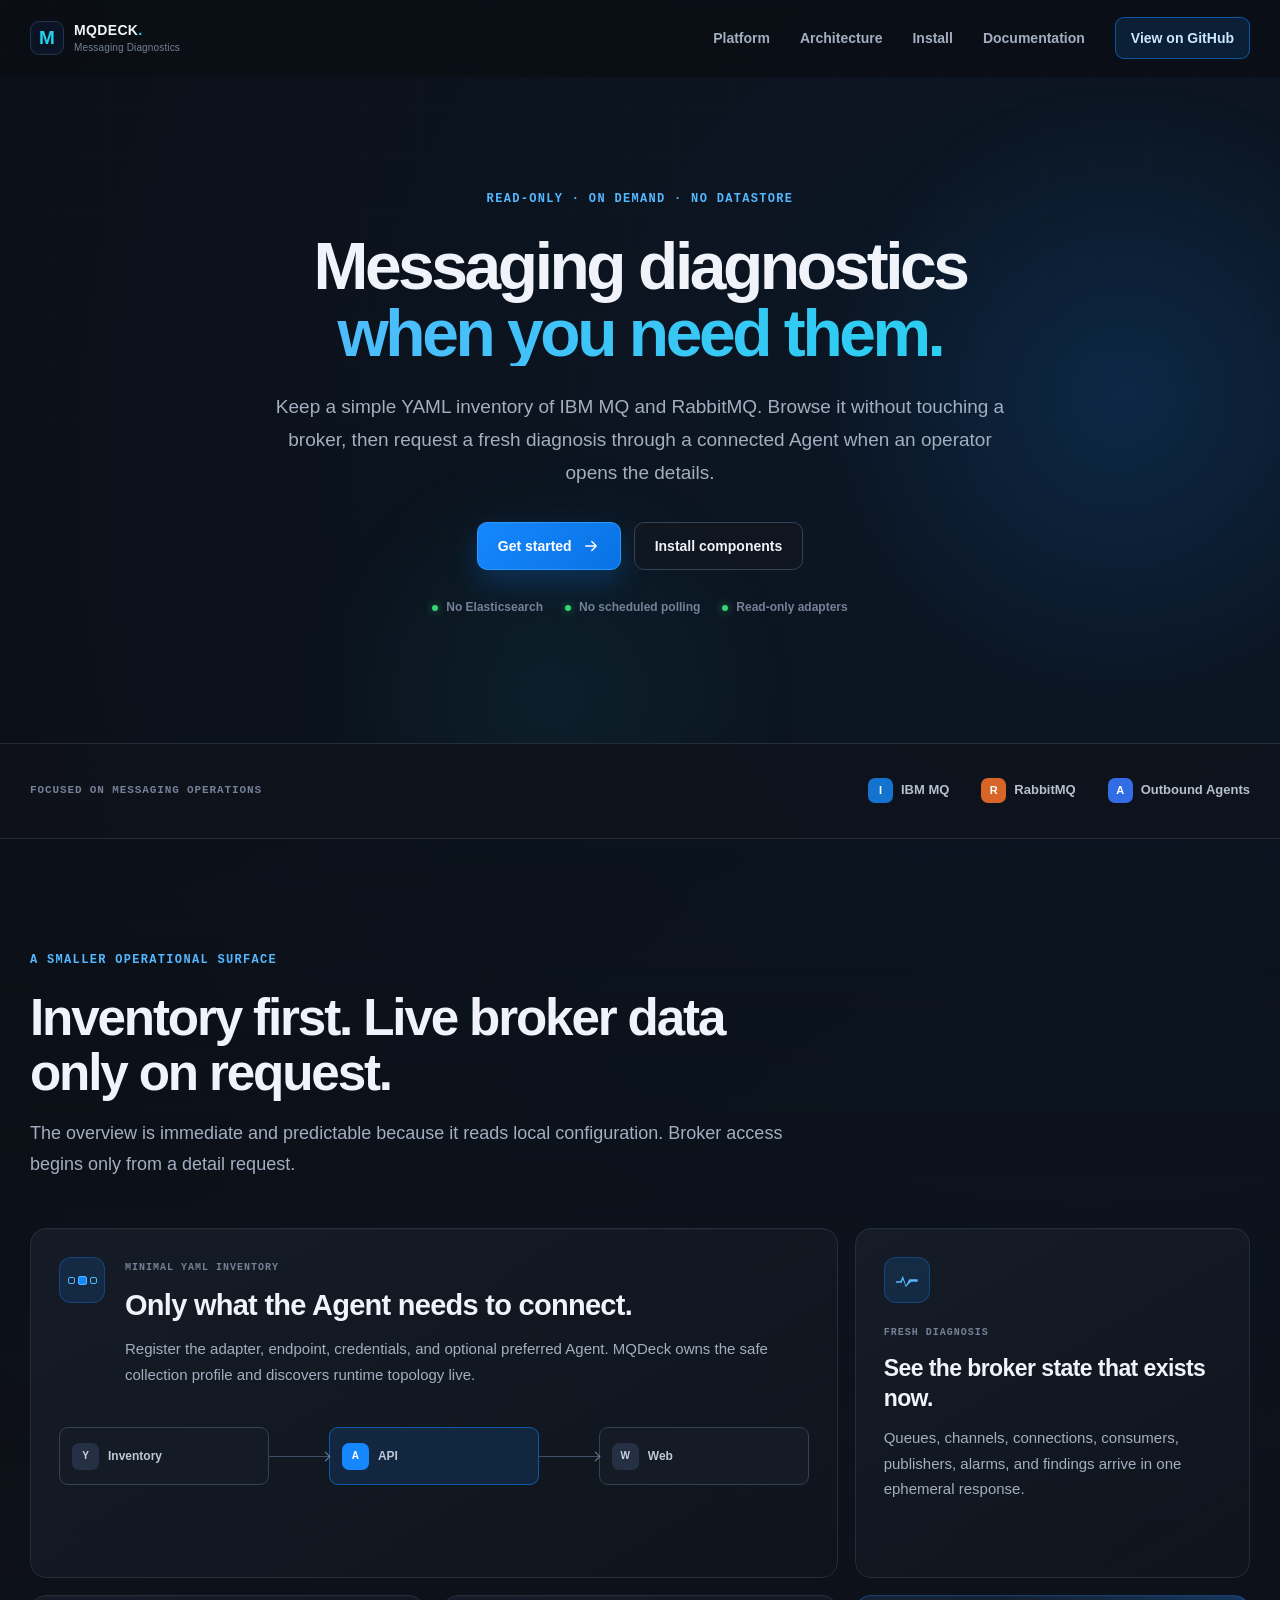
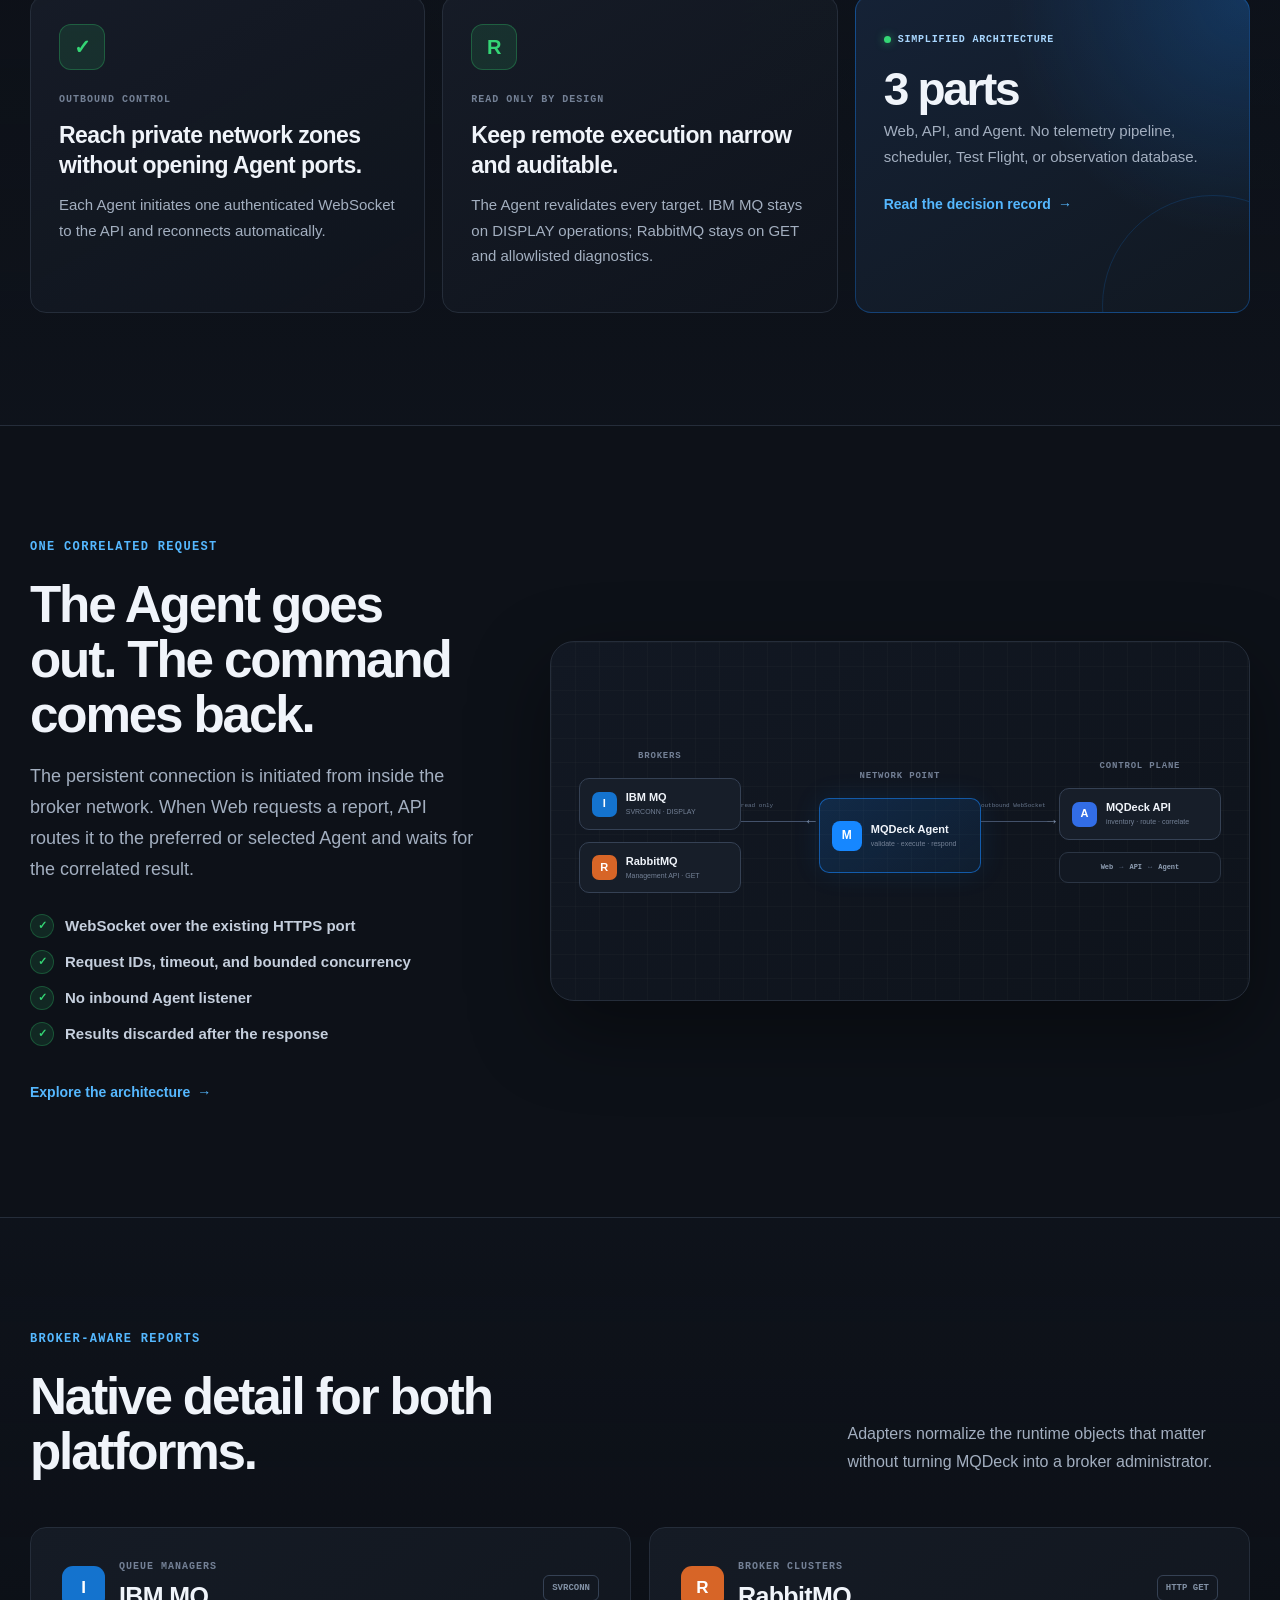
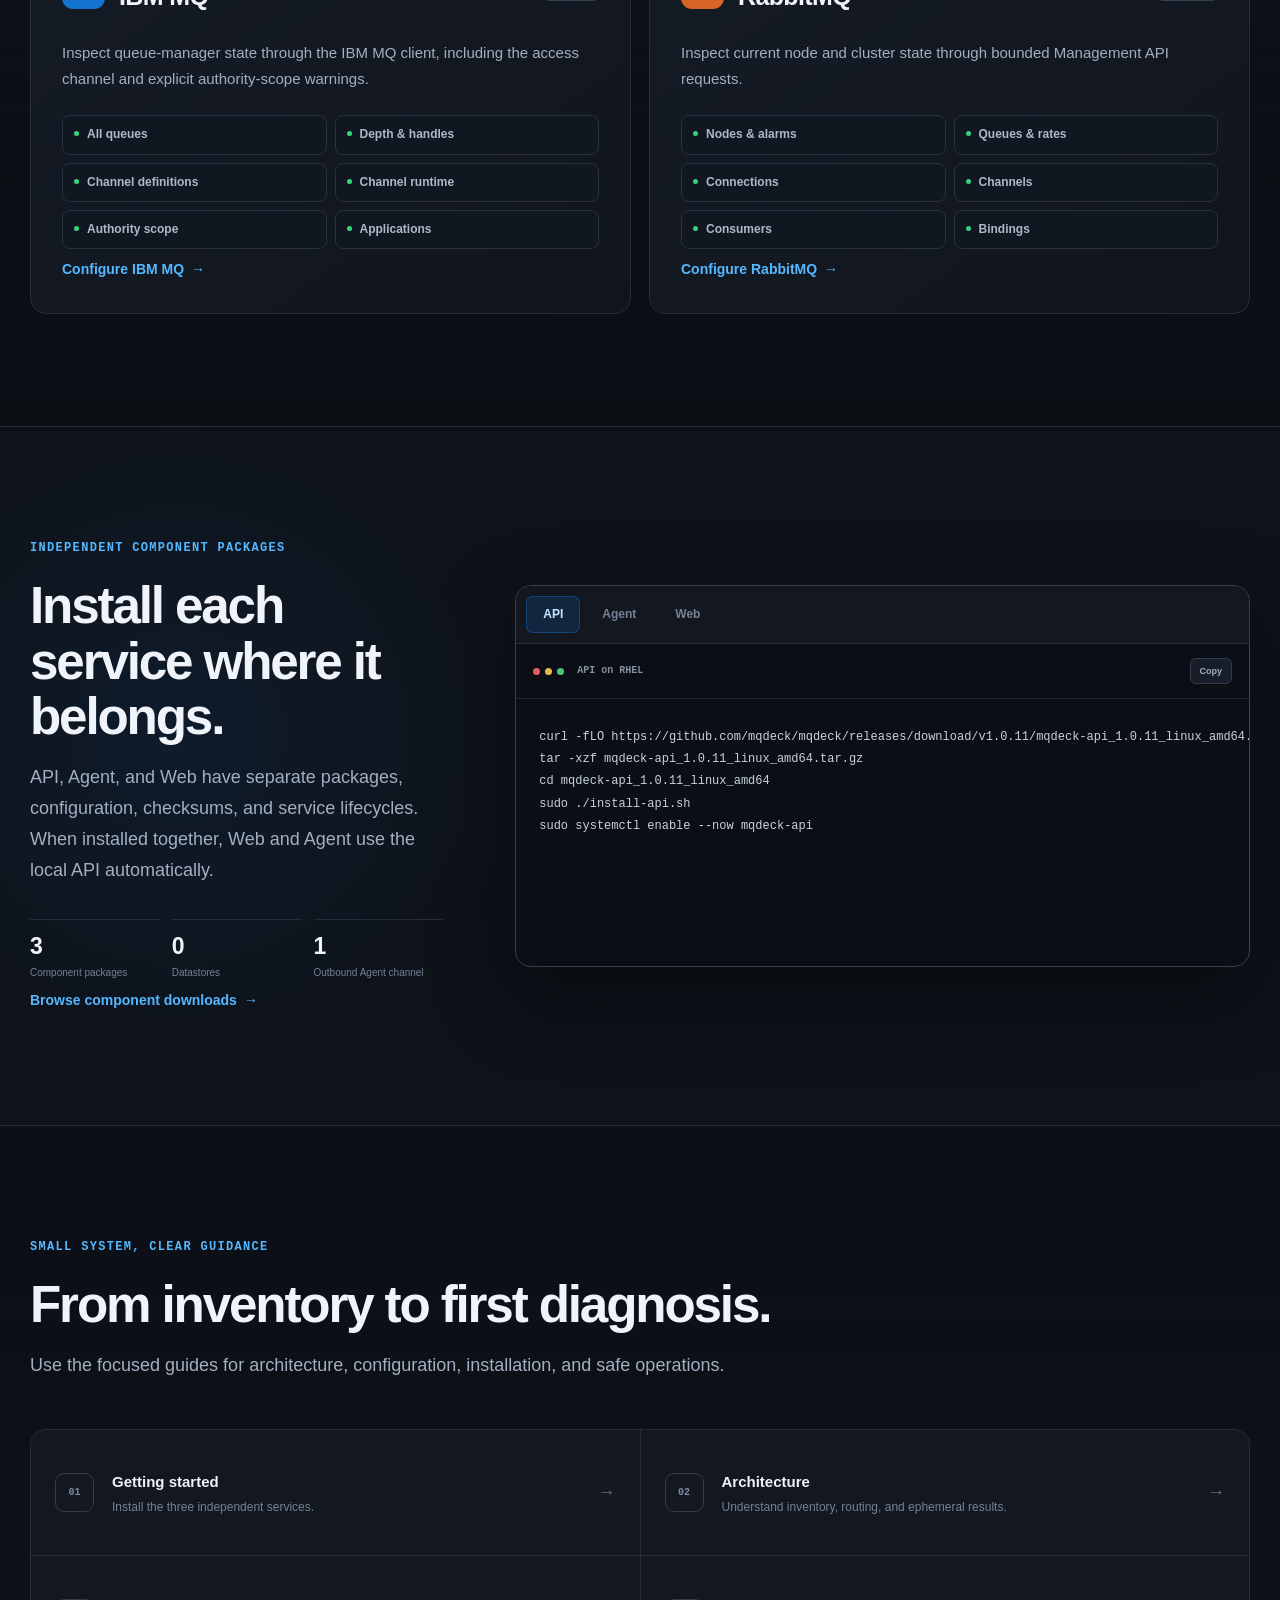
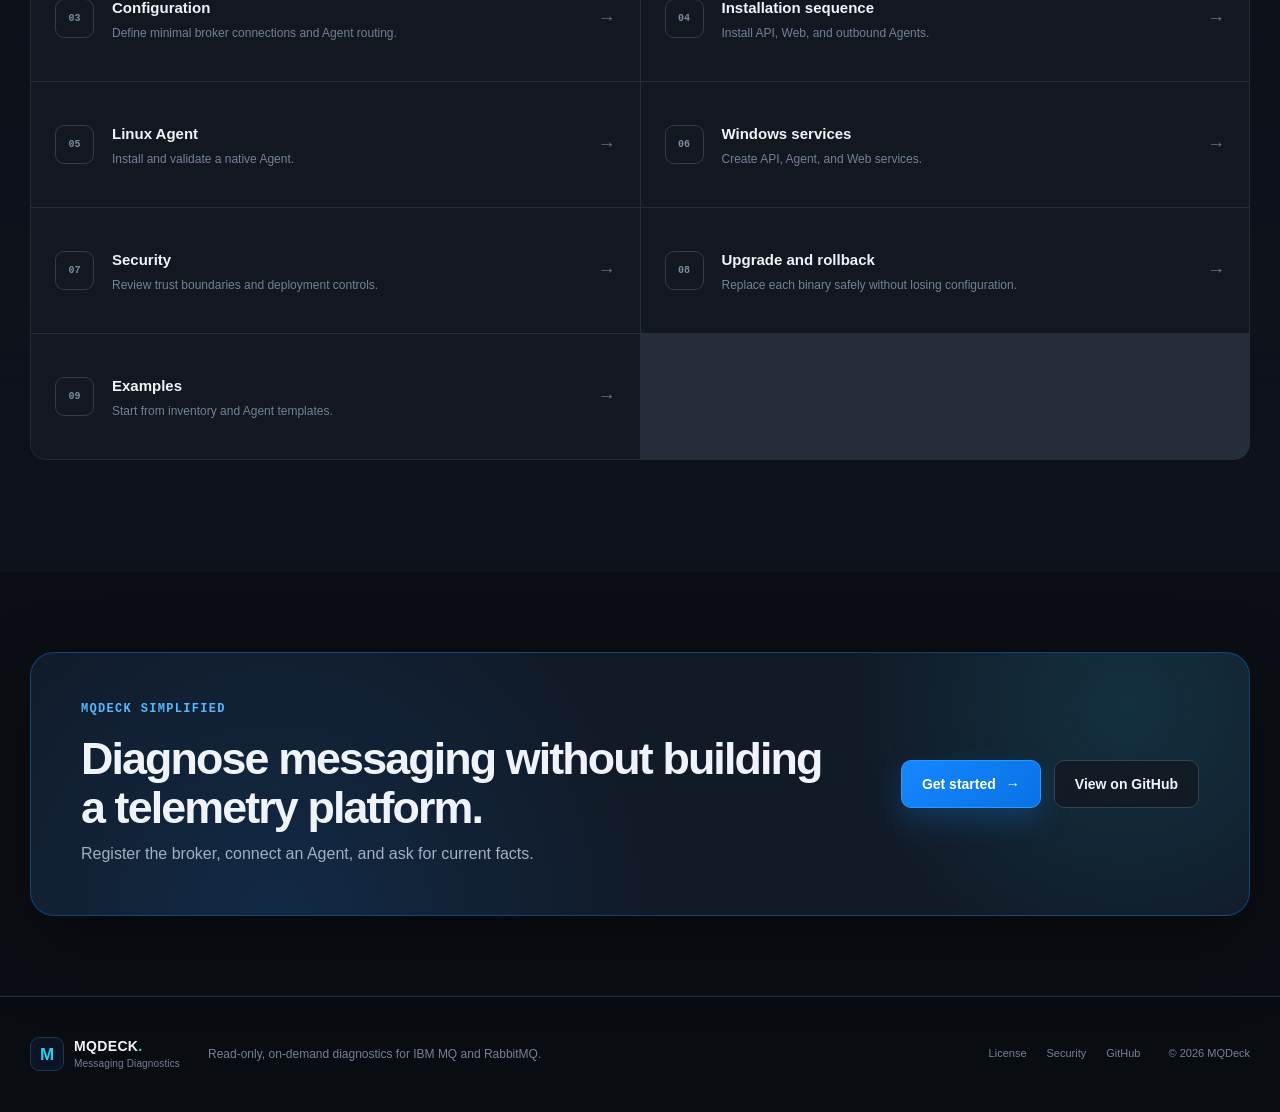
<file: index.html>
<!doctype html>
<html lang="en">
  <head>
    <meta charset="utf-8" />
    <meta name="viewport" content="width=device-width, initial-scale=1" />
    <meta name="theme-color" content="#0b0e14" />
    <meta name="description" content="MQDeck is a lightweight, read-only, on-demand diagnostic console for IBM MQ and RabbitMQ. No Elasticsearch required." />
    <meta property="og:title" content="MQDeck | Messaging diagnostics on demand" />
    <meta property="og:description" content="Keep a simple YAML inventory and request fresh IBM MQ or RabbitMQ diagnostics through connected Agents only when needed." />
    <meta property="og:type" content="website" />
    <meta property="og:url" content="https://mqdeck.github.io/mqdeck/" />
    <meta name="twitter:card" content="summary" />
    <link rel="canonical" href="https://mqdeck.github.io/mqdeck/" />
    <link rel="icon" href="favicon.svg" type="image/svg+xml" />
    <link rel="stylesheet" href="styles.css" />
    <script src="app.js" defer></script>
    <title>MQDeck | Messaging diagnostics on demand</title>
  </head>
  <body>
    <a class="skip-link" href="#main-content">Skip to content</a>

    <header class="site-header" data-header>
      <div class="container header-inner">
        <a class="brand" href="#top" aria-label="MQDeck home">
          <span class="brand-mark" aria-hidden="true">M</span>
          <span class="brand-copy"><strong>MQDECK</strong><small>Messaging Diagnostics</small></span>
        </a>
        <button class="menu-toggle" type="button" aria-expanded="false" aria-controls="primary-navigation" data-menu-toggle>
          <span class="sr-only">Toggle navigation</span><span></span><span></span><span></span>
        </button>
        <nav class="primary-navigation" id="primary-navigation" aria-label="Primary navigation" data-navigation>
          <a href="#platform">Platform</a>
          <a href="#architecture">Architecture</a>
          <a href="#install">Install</a>
          <a href="#documentation">Documentation</a>
          <a class="nav-release" href="https://github.com/mqdeck/mqdeck">View on GitHub</a>
        </nav>
      </div>
    </header>

    <main id="main-content">
      <section class="hero section" id="top">
        <div class="hero-glow hero-glow-one" aria-hidden="true"></div>
        <div class="hero-glow hero-glow-two" aria-hidden="true"></div>
        <div class="container hero-grid">
          <div class="hero-copy">
            <div class="eyebrow">Read-only · on demand · no datastore</div>
            <h1>Messaging diagnostics <em>when you need them.</em></h1>
            <p class="hero-lede">
              Keep a simple YAML inventory of IBM MQ and RabbitMQ. Browse it without touching a broker,
              then request a fresh diagnosis through a connected Agent when an operator opens the details.
            </p>
            <div class="hero-actions">
              <a class="button button-primary" href="https://github.com/mqdeck/mqdeck/blob/main/docs/getting-started.md">
                Get started
                <svg viewBox="0 0 24 24" aria-hidden="true"><path d="M5 12h14m-6-6 6 6-6 6" /></svg>
              </a>
              <a class="button button-secondary" href="#install">Install components</a>
            </div>
            <div class="hero-notes" aria-label="Platform qualities">
              <span><i class="status-dot"></i> No Elasticsearch</span>
              <span><i class="status-dot"></i> No scheduled polling</span>
              <span><i class="status-dot"></i> Read-only adapters</span>
            </div>
          </div>
        </div>
      </section>

      <section class="compatibility" aria-label="Supported platforms">
        <div class="container compatibility-inner">
          <span>Focused on messaging operations</span>
          <div class="compatibility-list">
            <strong><i class="vendor-mark ibm">I</i>IBM MQ</strong>
            <strong><i class="vendor-mark rabbit">R</i>RabbitMQ</strong>
            <strong><i class="vendor-mark kube">A</i>Outbound Agents</strong>
          </div>
        </div>
      </section>

      <section class="section platform-section" id="platform">
        <div class="container">
          <div class="section-heading narrow-heading">
            <div class="eyebrow">A smaller operational surface</div>
            <h2>Inventory first. Live broker data only on request.</h2>
            <p>The overview is immediate and predictable because it reads local configuration. Broker access begins only from a detail request.</p>
          </div>
          <div class="feature-grid">
            <article class="feature-card feature-card-wide">
              <div class="feature-icon topology-icon" aria-hidden="true"><span></span><span></span><span></span></div>
              <div><small>MINIMAL YAML INVENTORY</small><h3>Only what the Agent needs to connect.</h3><p>Register the adapter, endpoint, credentials, and optional preferred Agent. MQDeck owns the safe collection profile and discovers runtime topology live.</p></div>
              <div class="mini-topology" aria-hidden="true"><div><i>Y</i><span>Inventory</span></div><b></b><div class="center"><i>A</i><span>API</span></div><b></b><div><i>W</i><span>Web</span></div></div>
            </article>
            <article class="feature-card">
              <div class="feature-icon pulse-icon" aria-hidden="true"><span></span></div>
              <small>FRESH DIAGNOSIS</small><h3>See the broker state that exists now.</h3><p>Queues, channels, connections, consumers, publishers, alarms, and findings arrive in one ephemeral response.</p>
            </article>
            <article class="feature-card">
              <div class="feature-icon shield-icon" aria-hidden="true">✓</div>
              <small>OUTBOUND CONTROL</small><h3>Reach private network zones without opening Agent ports.</h3><p>Each Agent initiates one authenticated WebSocket to the API and reconnects automatically.</p>
            </article>
            <article class="feature-card">
              <div class="feature-icon shield-icon" aria-hidden="true">R</div>
              <small>READ ONLY BY DESIGN</small><h3>Keep remote execution narrow and auditable.</h3><p>The Agent revalidates every target. IBM MQ stays on DISPLAY operations; RabbitMQ stays on GET and allowlisted diagnostics.</p>
            </article>
            <article class="feature-card feature-card-accent">
              <div class="release-label"><span></span> Simplified architecture</div>
              <strong class="release-version">3 parts</strong>
              <p>Web, API, and Agent. No telemetry pipeline, scheduler, Test Flight, or observation database.</p>
              <a href="https://github.com/mqdeck/mqdeck/blob/main/docs/on-demand-architecture.md">Read the decision record <span>→</span></a>
            </article>
          </div>
        </div>
      </section>

      <section class="section architecture-section" id="architecture">
        <div class="container architecture-grid">
          <div class="architecture-copy">
            <div class="eyebrow">One correlated request</div>
            <h2>The Agent goes out. The command comes back.</h2>
            <p>The persistent connection is initiated from inside the broker network. When Web requests a report, API routes it to the preferred or selected Agent and waits for the correlated result.</p>
            <ul class="check-list">
              <li><span>✓</span> WebSocket over the existing HTTPS port</li>
              <li><span>✓</span> Request IDs, timeout, and bounded concurrency</li>
              <li><span>✓</span> No inbound Agent listener</li>
              <li><span>✓</span> Results discarded after the response</li>
            </ul>
            <a class="text-link" href="https://github.com/mqdeck/mqdeck/blob/main/docs/architecture.md">Explore the architecture <span>→</span></a>
          </div>
          <div class="architecture-diagram" aria-label="MQDeck on-demand flow">
            <div class="diagram-column brokers-column"><small>BROKERS</small><div class="diagram-node"><i class="vendor-mark ibm">I</i><span><strong>IBM MQ</strong><small>SVRCONN · DISPLAY</small></span></div><div class="diagram-node"><i class="vendor-mark rabbit">R</i><span><strong>RabbitMQ</strong><small>Management API · GET</small></span></div></div>
            <div class="diagram-arrow"><span>read only</span><i>←</i></div>
            <div class="diagram-column agent-column"><small>NETWORK POINT</small><div class="diagram-node primary-node"><i>M</i><span><strong>MQDeck Agent</strong><small>validate · execute · respond</small></span></div></div>
            <div class="diagram-arrow"><span>outbound WebSocket</span><i>→</i></div>
            <div class="diagram-column query-column"><small>CONTROL PLANE</small><div class="diagram-node"><i class="vendor-mark kube">A</i><span><strong>MQDeck API</strong><small>inventory · route · correlate</small></span></div><div class="query-stack"><span>Web</span><i>→</i><span>API</span><i>↔</i><span>Agent</span></div></div>
          </div>
        </div>
      </section>

      <section class="section coverage-section">
        <div class="container">
          <div class="section-heading split-heading"><div><div class="eyebrow">Broker-aware reports</div><h2>Native detail for both platforms.</h2></div><p>Adapters normalize the runtime objects that matter without turning MQDeck into a broker administrator.</p></div>
          <div class="broker-grid">
            <article class="broker-card"><div class="broker-card-header"><i class="vendor-mark ibm large">I</i><div><small>QUEUE MANAGERS</small><h3>IBM MQ</h3></div><span>SVRCONN</span></div><p>Inspect queue-manager state through the IBM MQ client, including the access channel and explicit authority-scope warnings.</p><div class="capability-list"><span>All queues</span><span>Depth & handles</span><span>Channel definitions</span><span>Channel runtime</span><span>Authority scope</span><span>Applications</span></div><a href="https://github.com/mqdeck/mqdeck/blob/main/examples/ibmmq-svrconn.md">Configure IBM MQ <span>→</span></a></article>
            <article class="broker-card"><div class="broker-card-header"><i class="vendor-mark rabbit large">R</i><div><small>BROKER CLUSTERS</small><h3>RabbitMQ</h3></div><span>HTTP GET</span></div><p>Inspect current node and cluster state through bounded Management API requests.</p><div class="capability-list"><span>Nodes & alarms</span><span>Queues & rates</span><span>Connections</span><span>Channels</span><span>Consumers</span><span>Bindings</span></div><a href="https://github.com/mqdeck/mqdeck/blob/main/docs/configuration.md">Configure RabbitMQ <span>→</span></a></article>
          </div>
        </div>
      </section>

      <section class="section install-section" id="install">
        <div class="container install-shell">
          <div class="install-copy"><div class="eyebrow">Independent component packages</div><h2>Install each service where it belongs.</h2><p>API, Agent, and Web have separate packages, configuration, checksums, and service lifecycles. When installed together, Web and Agent use the local API automatically.</p><div class="install-facts"><div><strong>3</strong><span>Component packages</span></div><div><strong>0</strong><span>Datastores</span></div><div><strong>1</strong><span>Outbound Agent channel</span></div></div><a class="text-link" href="downloads/1.0.11/">Browse component downloads <span>→</span></a></div>
          <div class="installer" data-installer>
            <div class="install-tabs" role="tablist" aria-label="Component"><button type="button" role="tab" aria-selected="true" aria-controls="install-api" data-install-tab="api">API</button><button type="button" role="tab" aria-selected="false" aria-controls="install-agent" data-install-tab="agent">Agent</button><button type="button" role="tab" aria-selected="false" aria-controls="install-web" data-install-tab="web">Web</button></div>
            <div class="install-panel" id="install-api" role="tabpanel" data-install-panel="api"><div class="code-heading"><span><i></i><i></i><i></i></span><strong>API on RHEL</strong><button type="button" data-copy="#api-command">Copy</button></div><pre id="api-command"><code>curl -fLO https://github.com/mqdeck/mqdeck/releases/download/v1.0.11/mqdeck-api_1.0.11_linux_amd64.tar.gz
tar -xzf mqdeck-api_1.0.11_linux_amd64.tar.gz
cd mqdeck-api_1.0.11_linux_amd64
sudo ./install-api.sh
sudo systemctl enable --now mqdeck-api</code></pre></div>
            <div class="install-panel" id="install-agent" role="tabpanel" data-install-panel="agent" hidden><div class="code-heading"><span><i></i><i></i><i></i></span><strong>Agent on RHEL</strong><button type="button" data-copy="#agent-command">Copy</button></div><pre id="agent-command"><code>curl -fLO https://github.com/mqdeck/mqdeck/releases/download/v1.0.11/mqdeck-agent_1.0.11_linux_amd64.tar.gz
tar -xzf mqdeck-agent_1.0.11_linux_amd64.tar.gz
cd mqdeck-agent_1.0.11_linux_amd64
sudo ./install-agent.sh
sudo systemctl enable --now mqdeck-agent</code></pre></div>
            <div class="install-panel" id="install-web" role="tabpanel" data-install-panel="web" hidden><div class="code-heading"><span><i></i><i></i><i></i></span><strong>Web on RHEL</strong><button type="button" data-copy="#web-command">Copy</button></div><pre id="web-command"><code>curl -fLO https://github.com/mqdeck/mqdeck/releases/download/v1.0.11/mqdeck-web_1.0.11_standalone.tar.gz
tar -xzf mqdeck-web_1.0.11_standalone.tar.gz
cd mqdeck-web_1.0.11_standalone
sudo ./install-web.sh
sudo systemctl enable --now mqdeck-web</code></pre></div>
            <div class="copy-status" aria-live="polite" data-copy-status></div>
          </div>
        </div>
      </section>

      <section class="section docs-section" id="documentation">
        <div class="container">
          <div class="section-heading narrow-heading"><div class="eyebrow">Small system, clear guidance</div><h2>From inventory to first diagnosis.</h2><p>Use the focused guides for architecture, configuration, installation, and safe operations.</p></div>
          <div class="docs-grid">
            <a href="https://github.com/mqdeck/mqdeck/blob/main/docs/getting-started.md"><span class="doc-number">01</span><div><strong>Getting started</strong><small>Install the three independent services.</small></div><i>→</i></a>
            <a href="https://github.com/mqdeck/mqdeck/blob/main/docs/architecture.md"><span class="doc-number">02</span><div><strong>Architecture</strong><small>Understand inventory, routing, and ephemeral results.</small></div><i>→</i></a>
            <a href="https://github.com/mqdeck/mqdeck/blob/main/docs/configuration.md"><span class="doc-number">03</span><div><strong>Configuration</strong><small>Define minimal broker connections and Agent routing.</small></div><i>→</i></a>
            <a href="https://github.com/mqdeck/mqdeck/blob/main/docs/installation-sequence.md"><span class="doc-number">04</span><div><strong>Installation sequence</strong><small>Install API, Web, and outbound Agents.</small></div><i>→</i></a>
            <a href="https://github.com/mqdeck/mqdeck/blob/main/docs/install-agent-linux.md"><span class="doc-number">05</span><div><strong>Linux Agent</strong><small>Install and validate a native Agent.</small></div><i>→</i></a>
            <a href="https://github.com/mqdeck/mqdeck/blob/main/docs/install-agent-windows.md"><span class="doc-number">06</span><div><strong>Windows services</strong><small>Create API, Agent, and Web services.</small></div><i>→</i></a>
            <a href="https://github.com/mqdeck/mqdeck/blob/main/SECURITY.md"><span class="doc-number">07</span><div><strong>Security</strong><small>Review trust boundaries and deployment controls.</small></div><i>→</i></a>
            <a href="https://github.com/mqdeck/mqdeck/blob/main/docs/upgrade.md"><span class="doc-number">08</span><div><strong>Upgrade and rollback</strong><small>Replace each binary safely without losing configuration.</small></div><i>→</i></a>
            <a href="https://github.com/mqdeck/mqdeck/tree/main/examples"><span class="doc-number">09</span><div><strong>Examples</strong><small>Start from inventory and Agent templates.</small></div><i>→</i></a>
          </div>
        </div>
      </section>

      <section class="final-cta section"><div class="container final-cta-inner"><div><div class="eyebrow">MQDeck simplified</div><h2>Diagnose messaging without building a telemetry platform.</h2><p>Register the broker, connect an Agent, and ask for current facts.</p></div><div class="final-actions"><a class="button button-primary" href="https://github.com/mqdeck/mqdeck/blob/main/docs/getting-started.md">Get started <span>→</span></a><a class="button button-secondary" href="https://github.com/mqdeck/mqdeck">View on GitHub</a></div></div></section>
    </main>

    <footer class="site-footer"><div class="container footer-inner"><a class="brand footer-brand" href="#top" aria-label="MQDeck home"><span class="brand-mark" aria-hidden="true">M</span><span class="brand-copy"><strong>MQDECK</strong><small>Messaging Diagnostics</small></span></a><p>Read-only, on-demand diagnostics for IBM MQ and RabbitMQ.</p><div class="footer-links"><a href="https://github.com/mqdeck/mqdeck/blob/main/LICENSE.md">License</a><a href="https://github.com/mqdeck/mqdeck/blob/main/SECURITY.md">Security</a><a href="https://github.com/mqdeck/mqdeck">GitHub</a></div><small>© <span data-current-year>2026</span> MQDeck</small></div></footer>
  </body>
</html>
</file>
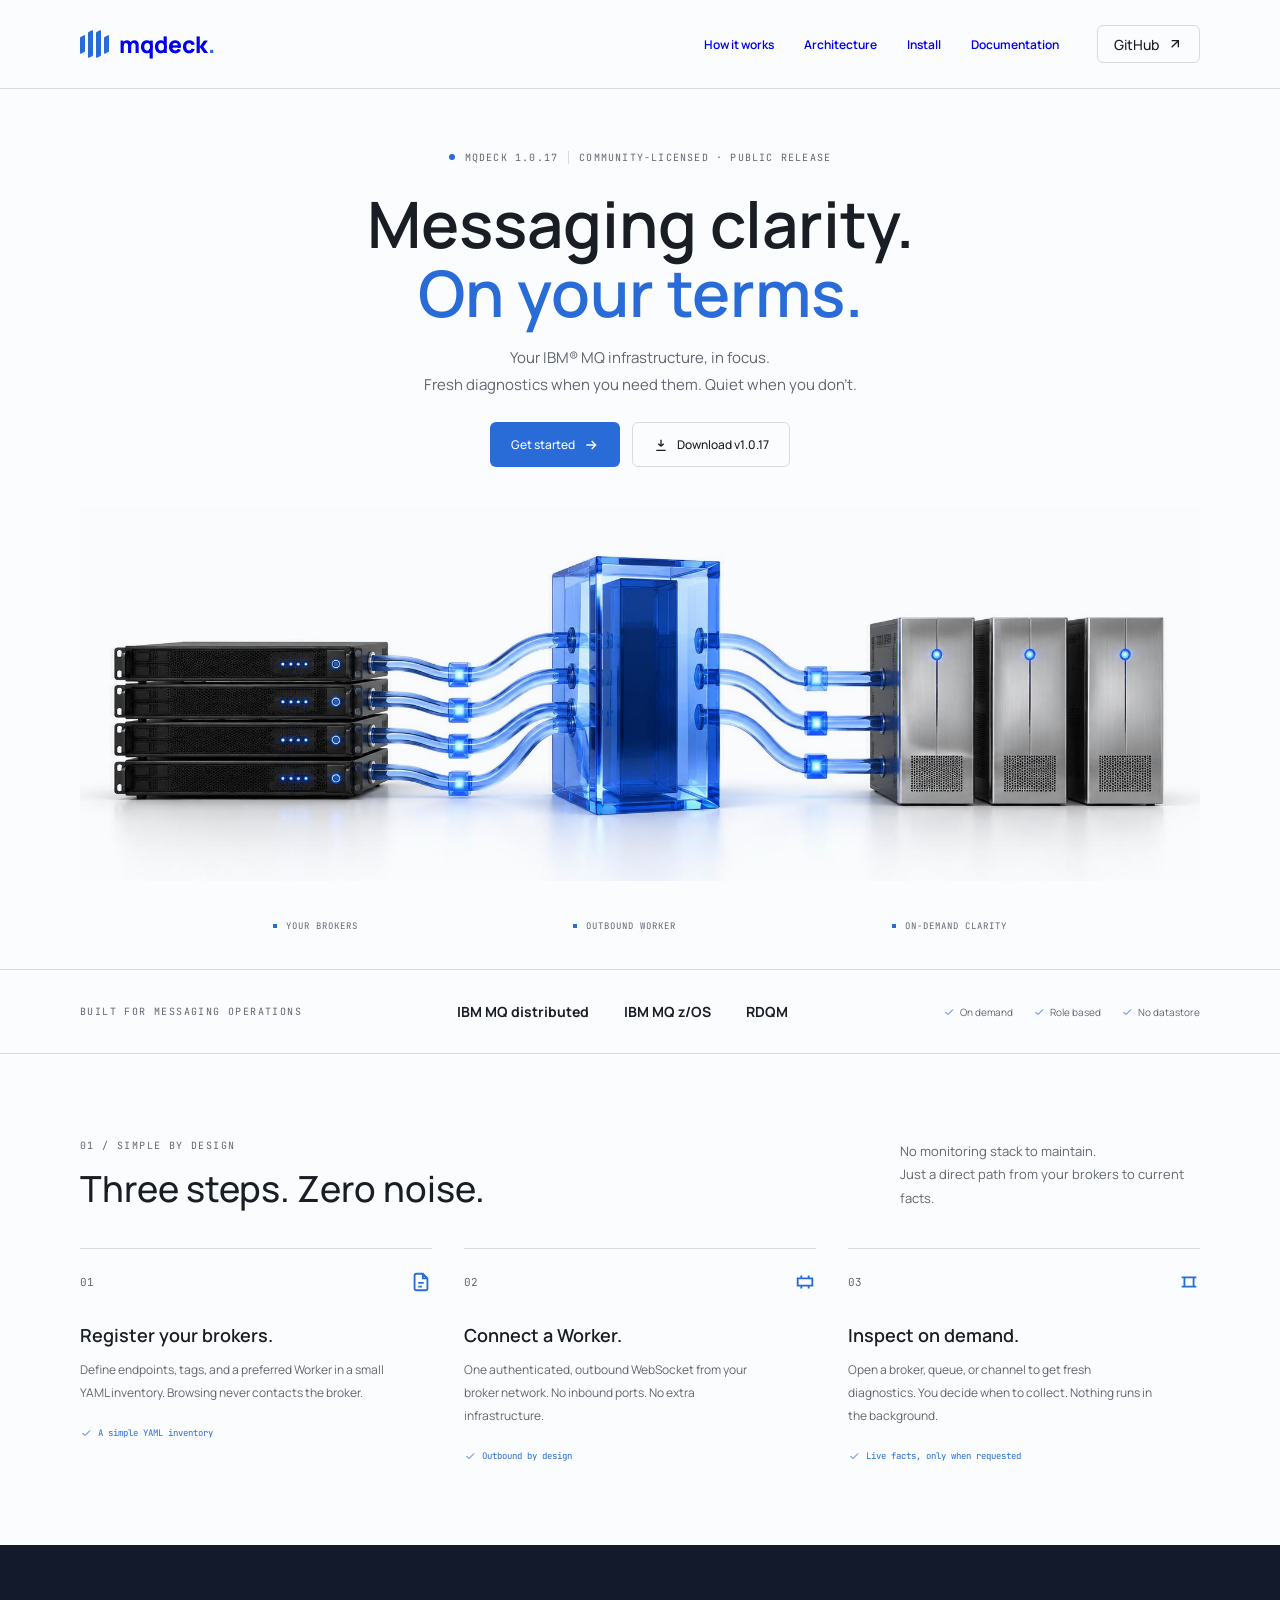
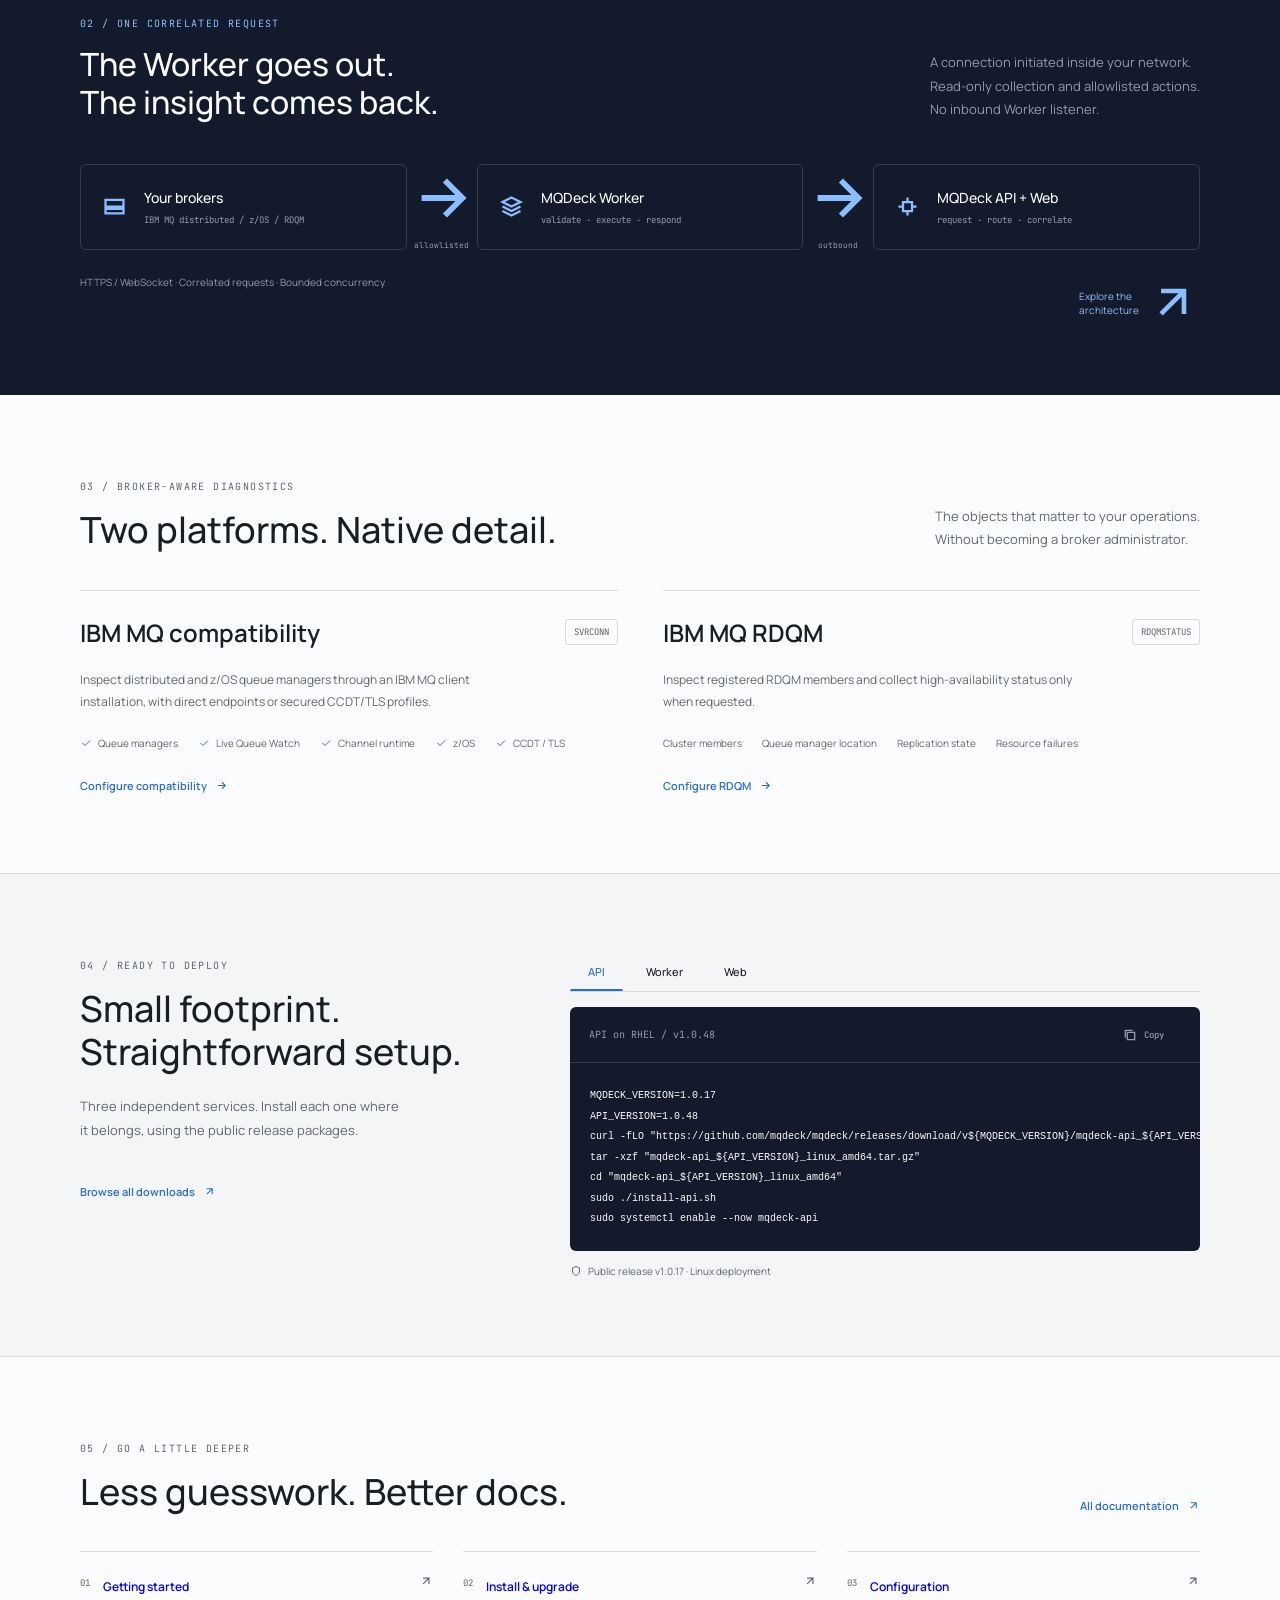
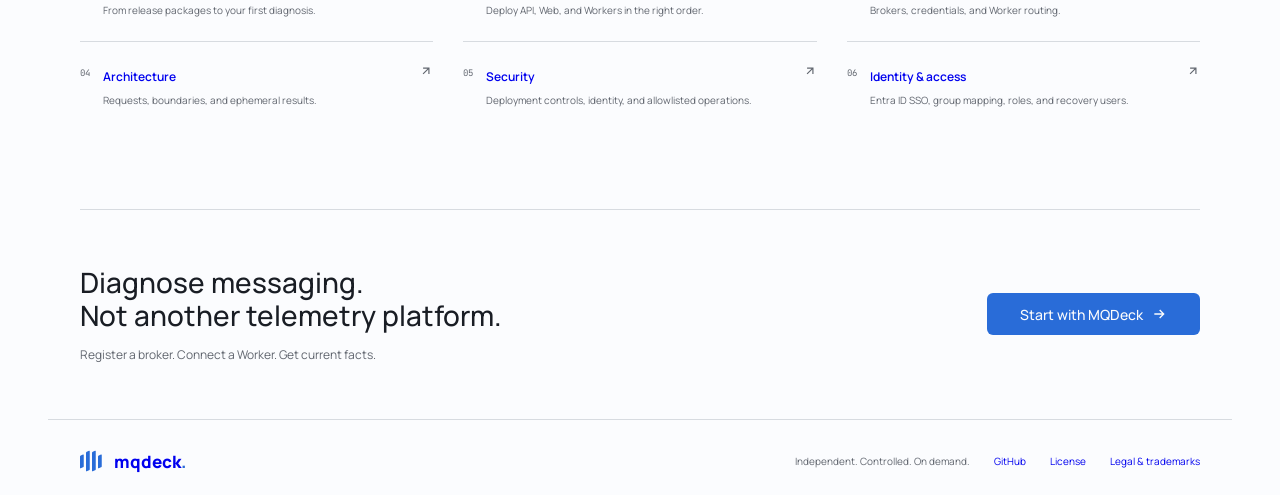
<file: site/index.html>
<!doctype html>
<html lang="en">
  <head>
    <meta charset="utf-8" />
    <meta name="viewport" content="width=device-width, initial-scale=1" />
    <title>MQDeck | Messaging clarity, on demand.</title>
    <meta name="description" content="Independent on-demand operations for IBM MQ distributed, z/OS, and RDQM environments, with controlled collection and role-based actions." />
    <meta property="og:title" content="MQDeck | Messaging clarity, on demand." />
    <meta property="og:description" content="Your brokers. One clear view. On-demand diagnostics and controlled operations, without a telemetry platform." />
    <meta property="og:type" content="website" />
    <meta property="og:url" content="https://mqdeck.github.io/mqdeck/" />
    <meta name="twitter:card" content="summary_large_image" />
    <link rel="canonical" href="https://mqdeck.github.io/mqdeck/" />
    <link rel="icon" href="favicon.svg" type="image/svg+xml" />
    <link rel="preconnect" href="https://fonts.googleapis.com" />
    <link rel="preconnect" href="https://fonts.gstatic.com" crossorigin />
    <link href="https://fonts.googleapis.com/css2?family=JetBrains+Mono:wght@400;500&family=Manrope:wght@500;600;700;800&display=swap" rel="stylesheet" />
    <link rel="stylesheet" href="styles.css" />
    <script src="app.js" defer></script>
  </head>
  <body>
    <header class="site-header">
      <div class="wrap header-inner">
        <a href="#top" class="brand" aria-label="MQDeck home"><span class="brand-mark" aria-hidden="true"><i></i><i></i><i></i><i></i></span><span>mqdeck<span class="text-primary">.</span></span></a>
        <nav class="desktop-nav" aria-label="Main navigation">
          <a href="#how-it-works">How it works</a>
          <a href="#architecture">Architecture</a>
          <a href="#install">Install</a>
          <a href="#documentation">Documentation</a>
          <a class="btn btn-outline header-github" href="https://github.com/mqdeck/mqdeck" target="_blank" rel="noreferrer">GitHub <svg viewBox="0 0 24 24" aria-hidden="true"><path d="M7 17 17 7M7 7h10v10" fill="none" stroke="currentColor" stroke-width="2"/></svg></a>
        </nav>
        <button class="btn btn-ghost btn-icon mobile-menu" type="button" data-menu aria-expanded="false" aria-controls="mobile-navigation" aria-label="Open menu">
          <svg data-icon-open viewBox="0 0 24 24" aria-hidden="true"><path d="M4 7h16M4 12h16M4 17h16" fill="none" stroke="currentColor" stroke-width="2"/></svg>
          <svg data-icon-close hidden viewBox="0 0 24 24" aria-hidden="true"><path d="M6 6l12 12M18 6 6 18" fill="none" stroke="currentColor" stroke-width="2"/></svg>
        </button>
      </div>
      <nav class="mobile-nav" id="mobile-navigation" data-mobile-nav hidden aria-label="Mobile navigation">
        <a href="#how-it-works">How it works</a>
        <a href="#architecture">Architecture</a>
        <a href="#install">Install</a>
        <a href="#documentation">Documentation</a>
        <a href="https://github.com/mqdeck/mqdeck">GitHub</a>
      </nav>
    </header>
    <main id="top">
      <section class="hero" aria-labelledby="main-title">
        <img class="hero-image" src="assets/messaging-network.jpg" width="1920" height="626" alt="Messaging infrastructure connected through a transparent blue messaging hub" />
        <div class="wrap hero-content">
          <div class="release-label"><span class="dot"></span> MQDECK 1.0.17 <span>Community-licensed · Public release</span></div>
          <h1 id="main-title">Messaging clarity.<br /><span>On your terms.</span></h1>
          <p class="hero-description">Your IBM® MQ infrastructure, in focus.<br />Fresh diagnostics when you need them. Quiet when you don't.</p>
          <div class="hero-actions">
            <a class="btn" href="https://github.com/mqdeck/mqdeck/blob/main/docs/getting-started.md">Get started <svg viewBox="0 0 24 24" aria-hidden="true"><path d="M5 12h14M13 6l6 6-6 6" fill="none" stroke="currentColor" stroke-width="2"/></svg></a>
            <a class="btn btn-outline" href="https://github.com/mqdeck/mqdeck/releases/tag/v1.0.17"><svg viewBox="0 0 24 24" aria-hidden="true"><path d="M12 4v10m0 0 4-4m-4 4-4-4M5 20h14" fill="none" stroke="currentColor" stroke-width="2"/></svg> Download v1.0.17</a>
          </div>
        </div>
        <div class="visual-labels"><span><b></b> Your brokers</span><span><b></b> Outbound Worker</span><span><b></b> On-demand clarity</span></div>
      </section>
      <div class="trust-band">
        <div class="wrap trust-inner">
          <span class="micro">Built for messaging operations</span>
          <div class="brokers"><span>IBM MQ distributed</span><span>IBM MQ z/OS</span><span>RDQM</span></div>
          <div class="trust-properties"><span><svg viewBox="0 0 24 24" aria-hidden="true"><path d="M5 12l5 5L20 7" fill="none" stroke="currentColor" stroke-width="2"/></svg>On demand</span><span><svg viewBox="0 0 24 24" aria-hidden="true"><path d="M5 12l5 5L20 7" fill="none" stroke="currentColor" stroke-width="2"/></svg>Role based</span><span><svg viewBox="0 0 24 24" aria-hidden="true"><path d="M5 12l5 5L20 7" fill="none" stroke="currentColor" stroke-width="2"/></svg>No datastore</span></div>
        </div>
      </div>
      <section id="how-it-works" class="wrap section">
        <div class="section-title">
          <div><span class="micro">01 / Simple by design</span><h2>Three steps. Zero noise.</h2></div>
          <p>No monitoring stack to maintain.<br />Just a direct path from your brokers to current facts.</p>
        </div>
        <div class="steps">
          <article class="step"><div class="step-top"><span class="step-number">01</span><svg viewBox="0 0 24 24" aria-hidden="true"><path d="M14 3H7a2 2 0 0 0-2 2v14a2 2 0 0 0 2 2h10a2 2 0 0 0 2-2V8zM14 3v5h5M9 13h6M9 17h4" fill="none" stroke="currentColor" stroke-width="2"/></svg></div><h3>Register your brokers.</h3><p>Define endpoints, tags, and a preferred Worker in a small YAML inventory. Browsing never contacts the broker.</p><span class="step-tag"><svg viewBox="0 0 24 24" aria-hidden="true"><path d="M5 12l5 5L20 7" fill="none" stroke="currentColor" stroke-width="2"/></svg>A simple YAML inventory</span></article>
          <article class="step"><div class="step-top"><span class="step-number">02</span><svg viewBox="0 0 24 24" aria-hidden="true"><path d="M4 8h16v8H4zM8 8V5m8 3V5M8 16v3m8-3v3" fill="none" stroke="currentColor" stroke-width="2"/></svg></div><h3>Connect a Worker.</h3><p>One authenticated, outbound WebSocket from your broker network. No inbound ports. No extra infrastructure.</p><span class="step-tag"><svg viewBox="0 0 24 24" aria-hidden="true"><path d="M5 12l5 5L20 7" fill="none" stroke="currentColor" stroke-width="2"/></svg>Outbound by design</span></article>
          <article class="step"><div class="step-top"><span class="step-number">03</span><svg viewBox="0 0 24 24" aria-hidden="true"><path d="M4 7h16M7 7v10m10-10v10M4 17h16" fill="none" stroke="currentColor" stroke-width="2"/></svg></div><h3>Inspect on demand.</h3><p>Open a broker, queue, or channel to get fresh diagnostics. You decide when to collect. Nothing runs in the background.</p><span class="step-tag"><svg viewBox="0 0 24 24" aria-hidden="true"><path d="M5 12l5 5L20 7" fill="none" stroke="currentColor" stroke-width="2"/></svg>Live facts, only when requested</span></article>
        </div>
      </section>
      <section id="architecture" class="architecture-band">
        <div class="wrap">
          <div class="section-title">
            <div><span class="micro">02 / One correlated request</span><h2>The Worker goes out.<br />The insight comes back.</h2></div>
            <p>A connection initiated inside your network.<br />Read-only collection and allowlisted actions.<br />No inbound Worker listener.</p>
          </div>
          <div class="flow">
            <div class="flow-node"><svg class="flow-icon" viewBox="0 0 24 24" aria-hidden="true"><path d="M4 6h16v6H4zM4 14h16v4H4zM8 9h.01M8 16h.01" fill="none" stroke="currentColor" stroke-width="2"/></svg><div><strong>Your brokers</strong><small>IBM MQ distributed / z/OS / RDQM</small></div></div>
            <div class="flow-arrow"><svg viewBox="0 0 24 24" aria-hidden="true"><path d="M5 12h14M13 6l6 6-6 6" fill="none" stroke="currentColor" stroke-width="2"/></svg><small>allowlisted</small></div>
            <div class="flow-node"><svg class="flow-icon" viewBox="0 0 24 24" aria-hidden="true"><path d="M4 8l8-4 8 4-8 4zM4 12l8 4 8-4M4 16l8 4 8-4" fill="none" stroke="currentColor" stroke-width="2"/></svg><div><strong>MQDeck Worker</strong><small>validate · execute · respond</small></div></div>
            <div class="flow-arrow"><svg viewBox="0 0 24 24" aria-hidden="true"><path d="M5 12h14M13 6l6 6-6 6" fill="none" stroke="currentColor" stroke-width="2"/></svg><small>outbound</small></div>
            <div class="flow-node"><svg class="flow-icon" viewBox="0 0 24 24" aria-hidden="true"><path d="M8 8h8v8H8zM4 12h4m8 0h4M12 4v4m0 8v4" fill="none" stroke="currentColor" stroke-width="2"/></svg><div><strong>MQDeck API + Web</strong><small>request · route · correlate</small></div></div>
          </div>
          <div class="architecture-bottom"><span>HTTPS / WebSocket · Correlated requests · Bounded concurrency</span><a href="https://github.com/mqdeck/mqdeck/blob/main/docs/architecture.md">Explore the architecture <svg viewBox="0 0 24 24" aria-hidden="true"><path d="M7 17 17 7M7 7h10v10" fill="none" stroke="currentColor" stroke-width="2"/></svg></a></div>
        </div>
      </section>
      <section class="wrap section" id="platforms">
        <div class="section-title">
          <div><span class="micro">03 / Broker-aware diagnostics</span><h2>Two platforms. Native detail.</h2></div>
          <p>The objects that matter to your operations.<br />Without becoming a broker administrator.</p>
        </div>
        <div class="broker-grid">
          <article class="broker-item">
            <div class="broker-heading"><h3>IBM MQ compatibility</h3><span class="protocol">SVRCONN</span></div>
            <p>Inspect distributed and z/OS queue managers through an IBM MQ client installation, with direct endpoints or secured CCDT/TLS profiles.</p>
            <div class="feature-list"><span><svg viewBox="0 0 24 24" aria-hidden="true"><path d="M5 12l5 5L20 7" fill="none" stroke="currentColor" stroke-width="2"/></svg>Queue managers</span><span><svg viewBox="0 0 24 24" aria-hidden="true"><path d="M5 12l5 5L20 7" fill="none" stroke="currentColor" stroke-width="2"/></svg>Live Queue Watch</span><span><svg viewBox="0 0 24 24" aria-hidden="true"><path d="M5 12l5 5L20 7" fill="none" stroke="currentColor" stroke-width="2"/></svg>Channel runtime</span><span><svg viewBox="0 0 24 24" aria-hidden="true"><path d="M5 12l5 5L20 7" fill="none" stroke="currentColor" stroke-width="2"/></svg>z/OS</span><span><svg viewBox="0 0 24 24" aria-hidden="true"><path d="M5 12l5 5L20 7" fill="none" stroke="currentColor" stroke-width="2"/></svg>CCDT / TLS</span></div>
            <a class="text-link" href="https://github.com/mqdeck/mqdeck/blob/main/examples/ibmmq-svrconn.md">Configure compatibility <svg viewBox="0 0 24 24" aria-hidden="true"><path d="M5 12h14M13 6l6 6-6 6" fill="none" stroke="currentColor" stroke-width="2"/></svg></a>
          </article>
          <article class="broker-item">
            <div class="broker-heading"><h3>IBM MQ RDQM</h3><span class="protocol">RDQMSTATUS</span></div>
            <p>Inspect registered RDQM members and collect high-availability status only when requested.</p>
            <div class="feature-list"><span>Cluster members</span><span>Queue manager location</span><span>Replication state</span><span>Resource failures</span></div>
            <a class="text-link" href="https://github.com/mqdeck/mqdeck/blob/main/docs/configuration.md">Configure RDQM <svg viewBox="0 0 24 24" aria-hidden="true"><path d="M5 12h14M13 6l6 6-6 6" fill="none" stroke="currentColor" stroke-width="2"/></svg></a>
          </article>
        </div>
      </section>
      <section id="install" class="install-section section">
        <div class="wrap install-layout">
          <div class="install-copy">
            <span class="micro">04 / Ready to deploy</span>
            <h2>Small footprint.<br />Straightforward setup.</h2>
            <p>Three independent services. Install each one where it belongs, using the public release packages.</p>
            <a class="text-link" href="downloads/">Browse all downloads <svg viewBox="0 0 24 24" aria-hidden="true"><path d="M7 17 17 7M7 7h10v10" fill="none" stroke="currentColor" stroke-width="2"/></svg></a>
          </div>
          <div>
            <div class="install-tabs" role="tablist" aria-label="Installation component">
              <button class="btn btn-ghost" type="button" role="tab" id="tab-API" data-service="API" aria-selected="true" aria-controls="install-panel">API</button>
              <button class="btn btn-ghost" type="button" role="tab" id="tab-Worker" data-service="Worker" aria-selected="false" aria-controls="install-panel">Worker</button>
              <button class="btn btn-ghost" type="button" role="tab" id="tab-Web" data-service="Web" aria-selected="false" aria-controls="install-panel">Web</button>
            </div>
            <div class="terminal" id="install-panel" role="tabpanel" aria-labelledby="tab-API">
              <div class="terminal-header"><span data-terminal-label>API on RHEL <span> / v1.0.48</span></span><button class="btn btn-ghost" type="button" data-copy aria-label="Copy installation command"><svg viewBox="0 0 24 24" aria-hidden="true"><path d="M8 8h11v11H8zM5 16V5h11" fill="none" stroke="currentColor" stroke-width="2"/></svg><span data-copy-label>Copy</span></button></div>
              <pre><code data-command></code></pre>
            </div>
            <div class="terminal-note" role="status"><svg viewBox="0 0 24 24" aria-hidden="true"><path d="M12 3l7 3v6c0 4.5-3 7.5-7 9-4-1.5-7-4.5-7-9V6z" fill="none" stroke="currentColor" stroke-width="2"/></svg><span data-copy-note>Public release v1.0.17 · Linux deployment</span></div>
          </div>
        </div>
      </section>
      <section id="documentation" class="wrap section">
        <div class="section-title">
          <div><span class="micro">05 / Go a little deeper</span><h2>Less guesswork. Better docs.</h2></div>
          <a class="text-link" href="https://github.com/mqdeck/mqdeck/tree/main/docs">All documentation <svg viewBox="0 0 24 24" aria-hidden="true"><path d="M7 17 17 7M7 7h10v10" fill="none" stroke="currentColor" stroke-width="2"/></svg></a>
        </div>
        <div class="doc-grid">
          <a class="doc-item" href="https://github.com/mqdeck/mqdeck/blob/main/docs/getting-started.md"><span class="doc-number">01</span><div><strong>Getting started</strong><p>From release packages to your first diagnosis.</p></div><svg viewBox="0 0 24 24" aria-hidden="true"><path d="M7 17 17 7M7 7h10v10" fill="none" stroke="currentColor" stroke-width="2"/></svg></a>
          <a class="doc-item" href="https://github.com/mqdeck/mqdeck/blob/main/docs/installation-sequence.md"><span class="doc-number">02</span><div><strong>Install &amp; upgrade</strong><p>Deploy API, Web, and Workers in the right order.</p></div><svg viewBox="0 0 24 24" aria-hidden="true"><path d="M7 17 17 7M7 7h10v10" fill="none" stroke="currentColor" stroke-width="2"/></svg></a>
          <a class="doc-item" href="https://github.com/mqdeck/mqdeck/blob/main/docs/configuration.md"><span class="doc-number">03</span><div><strong>Configuration</strong><p>Brokers, credentials, and Worker routing.</p></div><svg viewBox="0 0 24 24" aria-hidden="true"><path d="M7 17 17 7M7 7h10v10" fill="none" stroke="currentColor" stroke-width="2"/></svg></a>
          <a class="doc-item" href="https://github.com/mqdeck/mqdeck/blob/main/docs/architecture.md"><span class="doc-number">04</span><div><strong>Architecture</strong><p>Requests, boundaries, and ephemeral results.</p></div><svg viewBox="0 0 24 24" aria-hidden="true"><path d="M7 17 17 7M7 7h10v10" fill="none" stroke="currentColor" stroke-width="2"/></svg></a>
          <a class="doc-item" href="https://github.com/mqdeck/mqdeck/blob/main/SECURITY.md"><span class="doc-number">05</span><div><strong>Security</strong><p>Deployment controls, identity, and allowlisted operations.</p></div><svg viewBox="0 0 24 24" aria-hidden="true"><path d="M7 17 17 7M7 7h10v10" fill="none" stroke="currentColor" stroke-width="2"/></svg></a>
          <a class="doc-item" href="https://github.com/mqdeck/mqdeck/blob/main/docs/identity-and-access.md"><span class="doc-number">06</span><div><strong>Identity &amp; access</strong><p>Entra ID SSO, group mapping, roles, and recovery users.</p></div><svg viewBox="0 0 24 24" aria-hidden="true"><path d="M7 17 17 7M7 7h10v10" fill="none" stroke="currentColor" stroke-width="2"/></svg></a>
        </div>
      </section>
      <div class="wrap">
        <section class="final-section">
          <div><h2>Diagnose messaging.<br />Not another telemetry platform.</h2><p>Register a broker. Connect a Worker. Get current facts.</p></div>
          <a class="btn btn-lg" href="https://github.com/mqdeck/mqdeck/blob/main/docs/getting-started.md">Start with MQDeck <svg viewBox="0 0 24 24" aria-hidden="true"><path d="M5 12h14M13 6l6 6-6 6" fill="none" stroke="currentColor" stroke-width="2"/></svg></a>
        </section>
      </div>
    </main>
    <footer class="wrap footer">
      <a href="#top" class="brand" aria-label="MQDeck home"><span class="brand-mark" aria-hidden="true"><i></i><i></i><i></i><i></i></span><span>mqdeck<span class="text-primary">.</span></span></a>
      <div class="footer-right"><span>Independent. Controlled. On demand.</span><a href="https://github.com/mqdeck/mqdeck">GitHub</a><a href="https://github.com/mqdeck/mqdeck/blob/main/LICENSE.md">License</a><a href="legal/">Legal &amp; trademarks</a></div>
    </footer>
  </body>
</html>
</file>
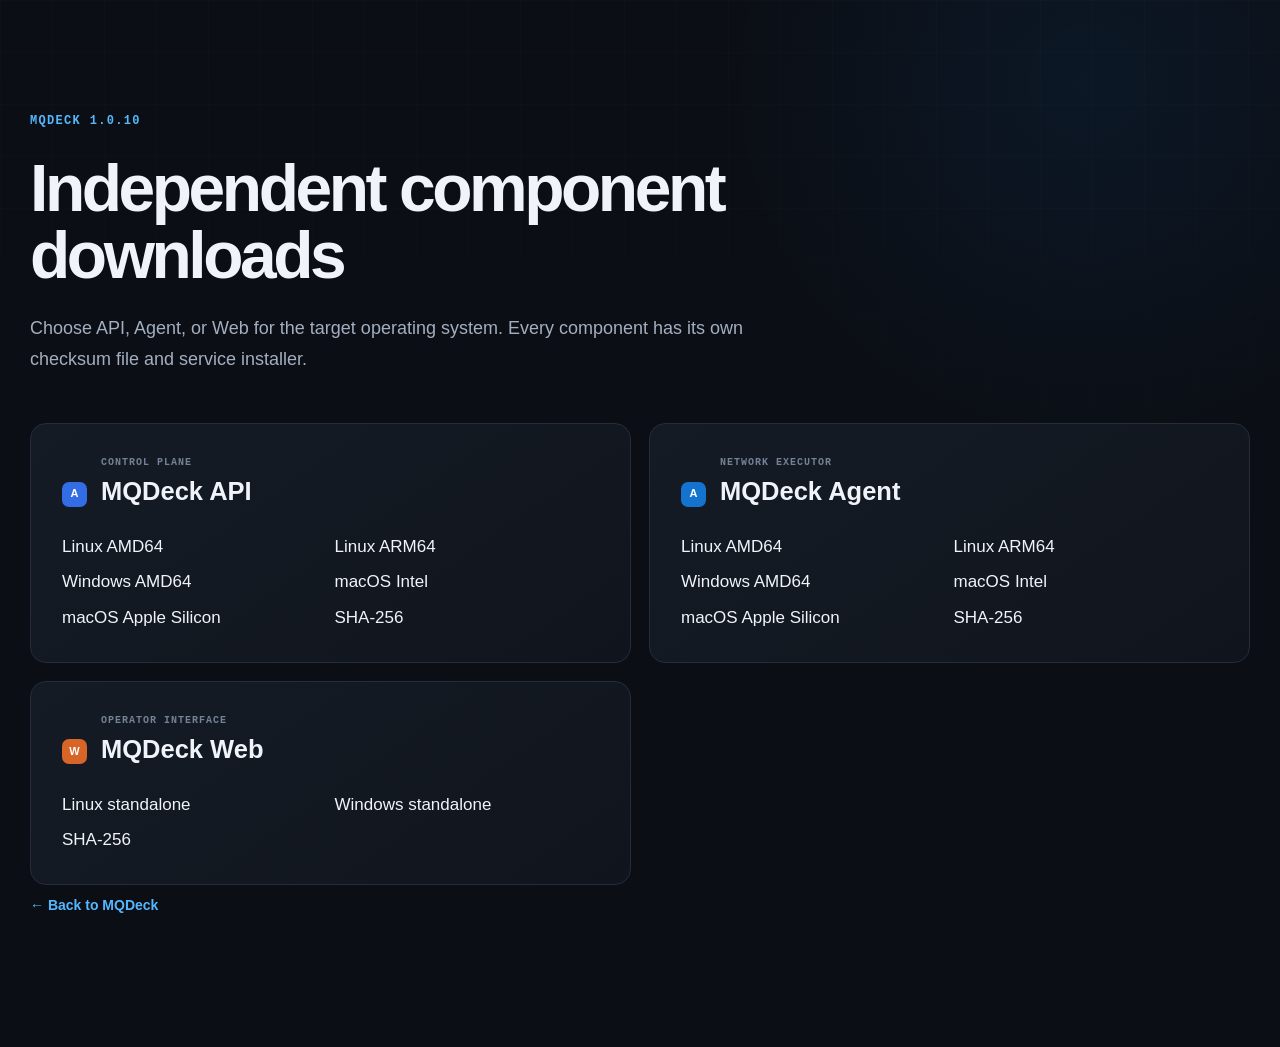
<file: downloads/1.0.10/index.html>
<!doctype html>
<html lang="en">
  <head>
    <meta charset="utf-8" />
    <meta name="viewport" content="width=device-width, initial-scale=1" />
    <meta name="robots" content="index,follow" />
    <link rel="stylesheet" href="../../styles.css" />
    <link rel="icon" href="../../favicon.svg" type="image/svg+xml" />
    <title>MQDeck 1.0.10 component downloads</title>
  </head>
  <body>
    <main class="section">
      <div class="container">
        <div class="section-heading narrow-heading">
          <div class="eyebrow">MQDeck 1.0.10</div>
          <h1>Independent component downloads</h1>
          <p>Choose API, Agent, or Web for the target operating system. Every component has its own checksum file and service installer.</p>
        </div>
        <div class="broker-grid">
          <article class="broker-card">
            <div class="broker-card-header"><i class="vendor-mark kube">A</i><div><small>CONTROL PLANE</small><h2>MQDeck API</h2></div></div>
            <div class="capability-list"><a href="mqdeck-api_1.0.10_linux_amd64.tar.gz">Linux AMD64</a><a href="mqdeck-api_1.0.10_linux_arm64.tar.gz">Linux ARM64</a><a href="mqdeck-api_1.0.10_windows_amd64.zip">Windows AMD64</a><a href="mqdeck-api_1.0.10_darwin_amd64.tar.gz">macOS Intel</a><a href="mqdeck-api_1.0.10_darwin_arm64.tar.gz">macOS Apple Silicon</a><a href="mqdeck-api_1.0.10_SHA256SUMS">SHA-256</a></div>
          </article>
          <article class="broker-card">
            <div class="broker-card-header"><i class="vendor-mark ibm">A</i><div><small>NETWORK EXECUTOR</small><h2>MQDeck Agent</h2></div></div>
            <div class="capability-list"><a href="mqdeck-agent_1.0.10_linux_amd64.tar.gz">Linux AMD64</a><a href="mqdeck-agent_1.0.10_linux_arm64.tar.gz">Linux ARM64</a><a href="mqdeck-agent_1.0.10_windows_amd64.zip">Windows AMD64</a><a href="mqdeck-agent_1.0.10_darwin_amd64.tar.gz">macOS Intel</a><a href="mqdeck-agent_1.0.10_darwin_arm64.tar.gz">macOS Apple Silicon</a><a href="mqdeck-agent_1.0.10_SHA256SUMS">SHA-256</a></div>
          </article>
          <article class="broker-card">
            <div class="broker-card-header"><i class="vendor-mark rabbit">W</i><div><small>OPERATOR INTERFACE</small><h2>MQDeck Web</h2></div></div>
            <div class="capability-list"><a href="mqdeck-web_1.0.10_standalone.tar.gz">Linux standalone</a><a href="mqdeck-web_1.0.10_standalone.zip">Windows standalone</a><a href="mqdeck-web_1.0.10_SHA256SUMS">SHA-256</a></div>
          </article>
        </div>
        <p><a class="text-link" href="../../">← Back to MQDeck</a></p>
      </div>
    </main>
  </body>
</html>
</file>
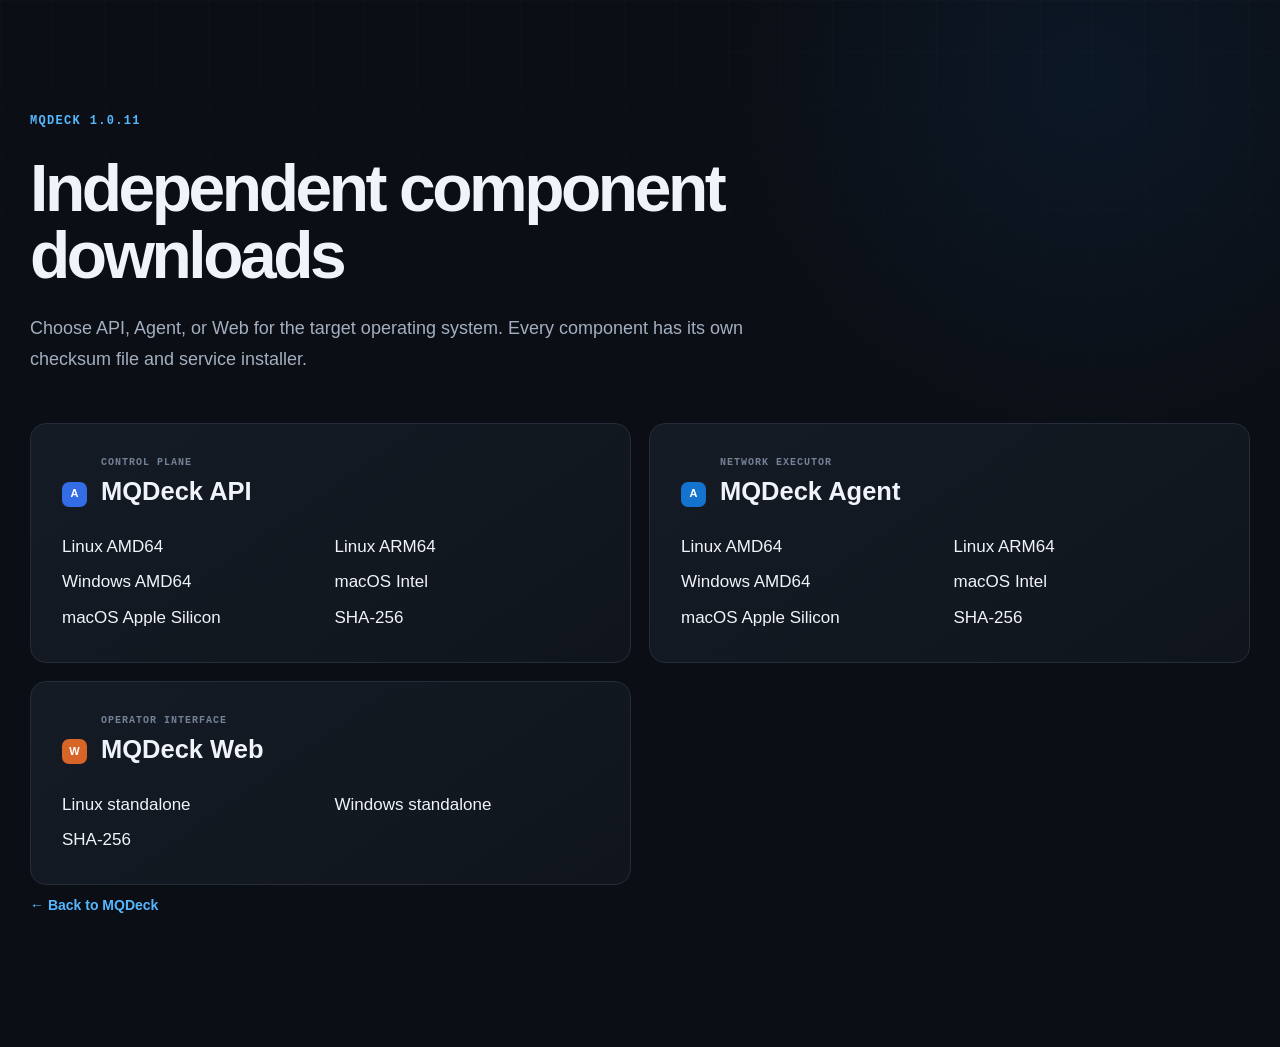
<file: downloads/1.0.11/index.html>
<!doctype html>
<html lang="en">
  <head>
    <meta charset="utf-8" />
    <meta name="viewport" content="width=device-width, initial-scale=1" />
    <meta name="robots" content="index,follow" />
    <link rel="stylesheet" href="../../styles.css" />
    <link rel="icon" href="../../favicon.svg" type="image/svg+xml" />
    <title>MQDeck 1.0.11 component downloads</title>
  </head>
  <body>
    <main class="section">
      <div class="container">
        <div class="section-heading narrow-heading">
          <div class="eyebrow">MQDeck 1.0.11</div>
          <h1>Independent component downloads</h1>
          <p>Choose API, Agent, or Web for the target operating system. Every component has its own checksum file and service installer.</p>
        </div>
        <div class="broker-grid">
          <article class="broker-card">
            <div class="broker-card-header"><i class="vendor-mark kube">A</i><div><small>CONTROL PLANE</small><h2>MQDeck API</h2></div></div>
            <div class="capability-list"><a href="mqdeck-api_1.0.11_linux_amd64.tar.gz">Linux AMD64</a><a href="mqdeck-api_1.0.11_linux_arm64.tar.gz">Linux ARM64</a><a href="mqdeck-api_1.0.11_windows_amd64.zip">Windows AMD64</a><a href="mqdeck-api_1.0.11_darwin_amd64.tar.gz">macOS Intel</a><a href="mqdeck-api_1.0.11_darwin_arm64.tar.gz">macOS Apple Silicon</a><a href="mqdeck-api_1.0.11_SHA256SUMS">SHA-256</a></div>
          </article>
          <article class="broker-card">
            <div class="broker-card-header"><i class="vendor-mark ibm">A</i><div><small>NETWORK EXECUTOR</small><h2>MQDeck Agent</h2></div></div>
            <div class="capability-list"><a href="mqdeck-agent_1.0.11_linux_amd64.tar.gz">Linux AMD64</a><a href="mqdeck-agent_1.0.11_linux_arm64.tar.gz">Linux ARM64</a><a href="mqdeck-agent_1.0.11_windows_amd64.zip">Windows AMD64</a><a href="mqdeck-agent_1.0.11_darwin_amd64.tar.gz">macOS Intel</a><a href="mqdeck-agent_1.0.11_darwin_arm64.tar.gz">macOS Apple Silicon</a><a href="mqdeck-agent_1.0.11_SHA256SUMS">SHA-256</a></div>
          </article>
          <article class="broker-card">
            <div class="broker-card-header"><i class="vendor-mark rabbit">W</i><div><small>OPERATOR INTERFACE</small><h2>MQDeck Web</h2></div></div>
            <div class="capability-list"><a href="mqdeck-web_1.0.11_standalone.tar.gz">Linux standalone</a><a href="mqdeck-web_1.0.11_standalone.zip">Windows standalone</a><a href="mqdeck-web_1.0.11_SHA256SUMS">SHA-256</a></div>
          </article>
        </div>
        <p><a class="text-link" href="../../">← Back to MQDeck</a></p>
      </div>
    </main>
  </body>
</html>
</file>
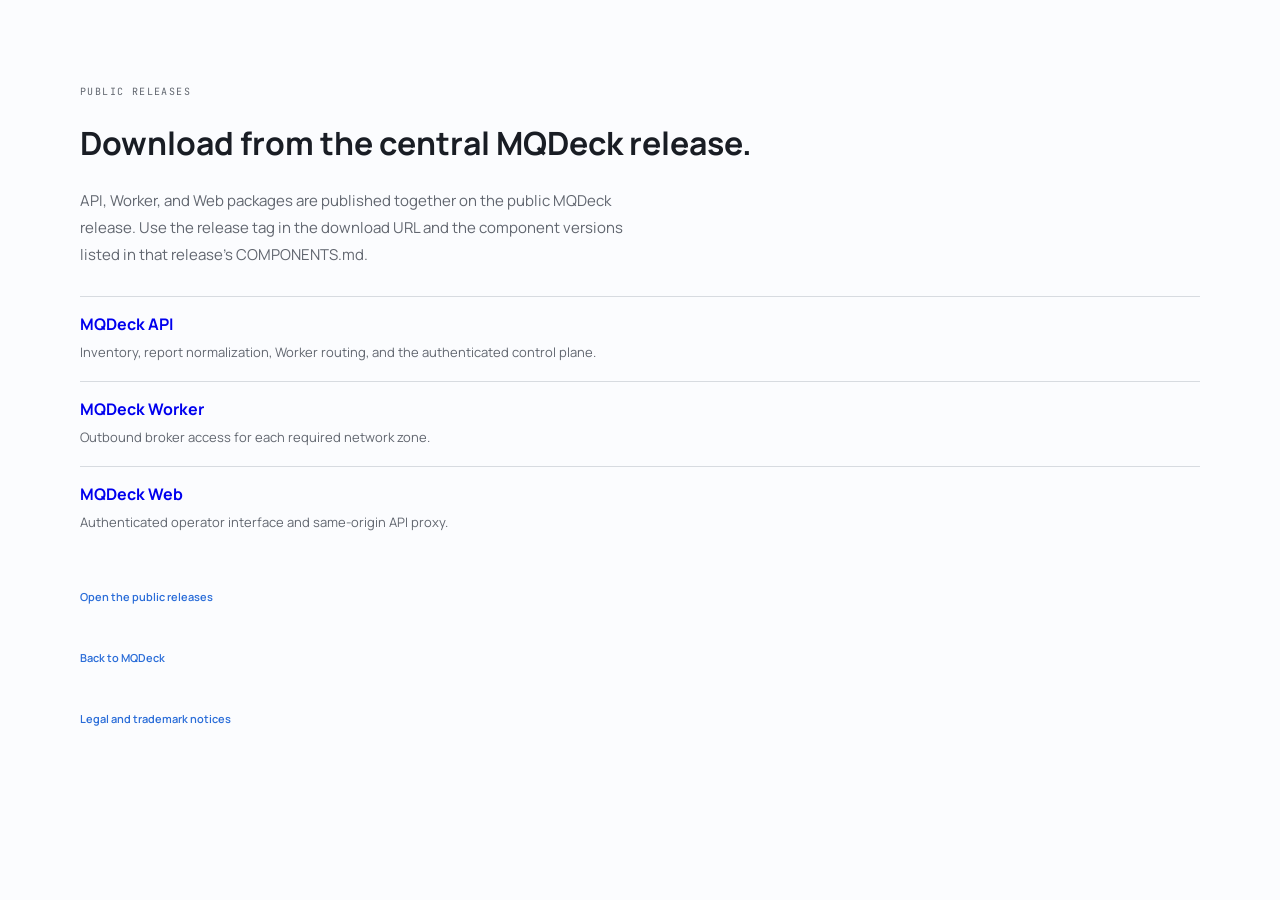
<file: site/downloads/index.html>
<!doctype html>
<html lang="en">
  <head>
    <meta charset="utf-8" />
    <meta name="viewport" content="width=device-width, initial-scale=1" />
    <meta name="robots" content="index,follow" />
    <link rel="icon" href="../favicon.svg" type="image/svg+xml" />
    <link rel="preconnect" href="https://fonts.googleapis.com" />
    <link rel="preconnect" href="https://fonts.gstatic.com" crossorigin />
    <link href="https://fonts.googleapis.com/css2?family=JetBrains+Mono:wght@400;500&family=Manrope:wght@500;600;700;800&display=swap" rel="stylesheet" />
    <link rel="stylesheet" href="../styles.css" />
    <title>MQDeck downloads</title>
  </head>
  <body>
    <main class="wrap section">
      <span class="micro">Public releases</span>
      <h1>Download from the central MQDeck release.</h1>
      <p class="hero-description" style="margin:16px 0 0">API, Worker, and Web packages are published together on the public MQDeck release. Use the release tag in the download URL and the component versions listed in that release's COMPONENTS.md.</p>
      <div class="download-list">
        <a href="https://github.com/mqdeck/mqdeck/blob/main/docs/install-api.md"><strong>MQDeck API</strong><p>Inventory, report normalization, Worker routing, and the authenticated control plane.</p></a>
        <a href="https://github.com/mqdeck/mqdeck/blob/main/docs/install-worker-linux.md"><strong>MQDeck Worker</strong><p>Outbound broker access for each required network zone.</p></a>
        <a href="https://github.com/mqdeck/mqdeck/blob/main/docs/install-web.md"><strong>MQDeck Web</strong><p>Authenticated operator interface and same-origin API proxy.</p></a>
      </div>
      <p style="margin-top:28px"><a class="text-link" href="https://github.com/mqdeck/mqdeck/releases">Open the public releases</a></p>
      <p><a class="text-link" href="../">Back to MQDeck</a></p>
      <p><a class="text-link" href="../legal/">Legal and trademark notices</a></p>
    </main>
  </body>
</html>
</file>
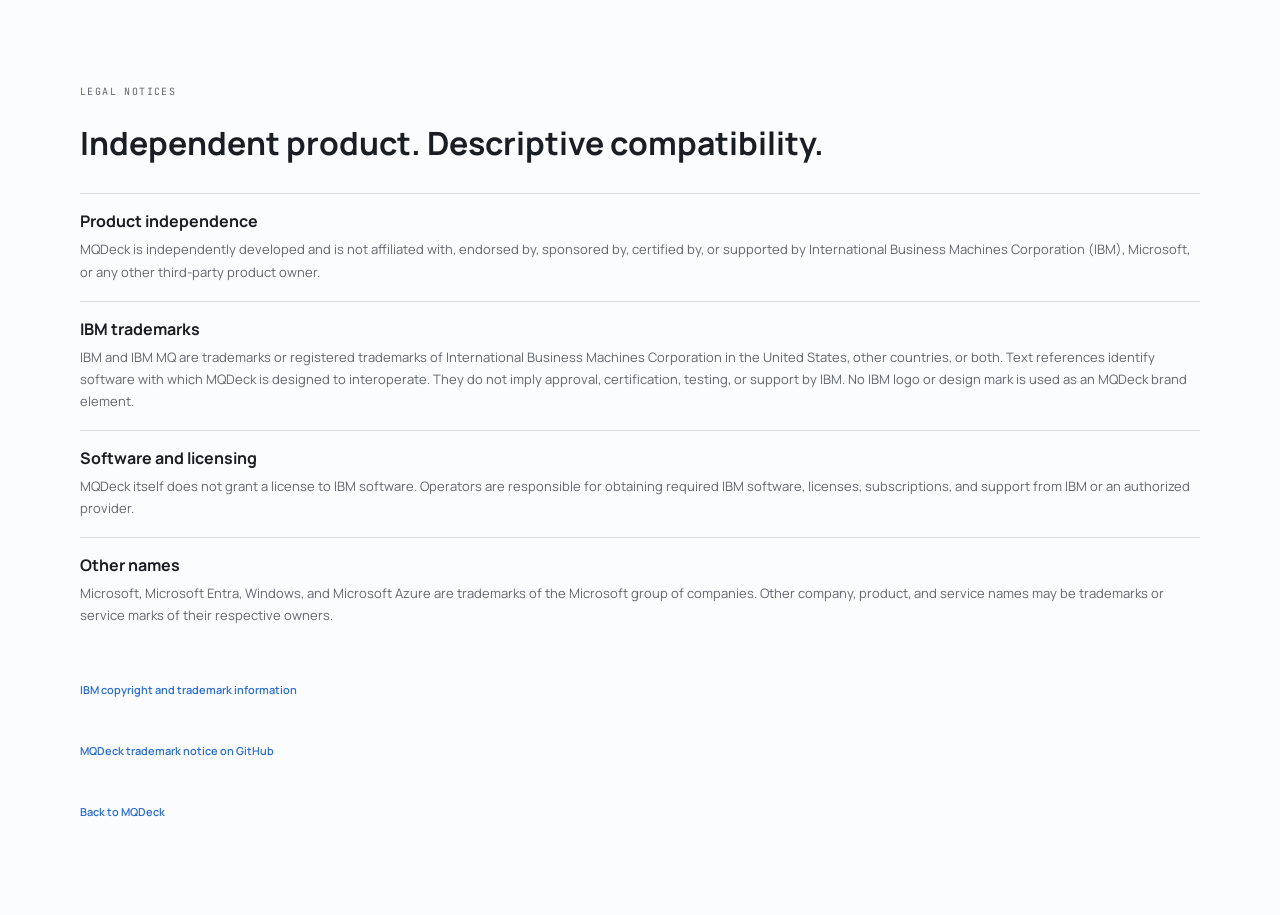
<file: site/legal/index.html>
<!doctype html>
<html lang="en">
  <head>
    <meta charset="utf-8" />
    <meta name="viewport" content="width=device-width, initial-scale=1" />
    <meta name="robots" content="index,follow" />
    <link rel="icon" href="../favicon.svg" type="image/svg+xml" />
    <link rel="preconnect" href="https://fonts.googleapis.com" />
    <link rel="preconnect" href="https://fonts.gstatic.com" crossorigin />
    <link href="https://fonts.googleapis.com/css2?family=JetBrains+Mono:wght@400;500&family=Manrope:wght@500;600;700;800&display=swap" rel="stylesheet" />
    <link rel="stylesheet" href="../styles.css" />
    <title>Legal and trademarks | MQDeck</title>
    <meta name="description" content="MQDeck product independence and third-party trademark notices." />
  </head>
  <body>
    <main class="wrap section">
      <span class="micro">Legal notices</span>
      <h1>Independent product. Descriptive compatibility.</h1>
      <div class="download-list" style="margin-top:28px">
        <article>
          <strong>Product independence</strong>
          <p>MQDeck is independently developed and is not affiliated with, endorsed by, sponsored by, certified by, or supported by International Business Machines Corporation (IBM), Microsoft, or any other third-party product owner.</p>
        </article>
        <article>
          <strong>IBM trademarks</strong>
          <p>IBM and IBM MQ are trademarks or registered trademarks of International Business Machines Corporation in the United States, other countries, or both. Text references identify software with which MQDeck is designed to interoperate. They do not imply approval, certification, testing, or support by IBM. No IBM logo or design mark is used as an MQDeck brand element.</p>
        </article>
        <article>
          <strong>Software and licensing</strong>
          <p>MQDeck itself does not grant a license to IBM software. Operators are responsible for obtaining required IBM software, licenses, subscriptions, and support from IBM or an authorized provider.</p>
        </article>
        <article>
          <strong>Other names</strong>
          <p>Microsoft, Microsoft Entra, Windows, and Microsoft Azure are trademarks of the Microsoft group of companies. Other company, product, and service names may be trademarks or service marks of their respective owners.</p>
        </article>
      </div>
      <p style="margin-top:28px"><a class="text-link" href="https://www.ibm.com/legal/copyright-trademark" rel="noreferrer">IBM copyright and trademark information</a></p>
      <p><a class="text-link" href="https://github.com/mqdeck/mqdeck/blob/main/TRADEMARKS.md">MQDeck trademark notice on GitHub</a></p>
      <p><a class="text-link" href="../">Back to MQDeck</a></p>
    </main>
  </body>
</html>
</file>
<file: styles.css>
:root {
  --canvas: #0b0e14;
  --canvas-soft: #10141d;
  --surface: #121720;
  --surface-raised: #171d28;
  --surface-blue: #111b2a;
  --line: #252d3a;
  --line-strong: #354154;
  --ink: #f0f4fa;
  --muted: #a3afc0;
  --faint: #748196;
  --accent: #1687ff;
  --accent-strong: #55b8ff;
  --accent-soft: rgba(22, 135, 255, 0.14);
  --cyan: #22d3ee;
  --green: #34d675;
  --green-soft: rgba(52, 214, 117, 0.12);
  --amber: #f4bd4a;
  --red: #f26767;
  --orange: #f58436;
  --radius-sm: 10px;
  --radius: 16px;
  --radius-lg: 24px;
  --shadow: 0 28px 80px rgba(0, 0, 0, 0.4);
  --container: 1220px;
  color-scheme: dark;
}

* {
  box-sizing: border-box;
}

html {
  scroll-behavior: smooth;
  scroll-padding-top: 88px;
}

body {
  margin: 0;
  background:
    radial-gradient(circle at 85% 8%, rgba(22, 135, 255, 0.08), transparent 26%),
    var(--canvas);
  color: var(--ink);
  font-family: Inter, ui-sans-serif, -apple-system, BlinkMacSystemFont, "Segoe UI", sans-serif;
  font-size: 17px;
  line-height: 1.6;
  text-rendering: optimizeLegibility;
}

body::before {
  position: fixed;
  z-index: -1;
  inset: 0;
  background-image:
    linear-gradient(rgba(255, 255, 255, 0.014) 1px, transparent 1px),
    linear-gradient(90deg, rgba(255, 255, 255, 0.014) 1px, transparent 1px);
  background-size: 52px 52px;
  content: "";
  mask-image: linear-gradient(to bottom, black, transparent 75%);
}

a {
  color: inherit;
  text-decoration: none;
}

button,
a {
  -webkit-tap-highlight-color: transparent;
}

button {
  color: inherit;
  font: inherit;
}

svg {
  display: block;
}

.container {
  width: min(calc(100% - 48px), var(--container));
  margin-inline: auto;
}

.section {
  position: relative;
  padding: 112px 0;
}

.sr-only {
  position: absolute;
  overflow: hidden;
  width: 1px;
  height: 1px;
  padding: 0;
  border: 0;
  margin: -1px;
  clip: rect(0, 0, 0, 0);
  white-space: nowrap;
}

.skip-link {
  position: fixed;
  z-index: 200;
  top: 12px;
  left: 12px;
  padding: 10px 16px;
  border-radius: 8px;
  background: var(--accent);
  color: white;
  font-weight: 750;
  transform: translateY(-150%);
  transition: transform 160ms ease;
}

.skip-link:focus {
  transform: translateY(0);
}

:focus-visible {
  outline: 3px solid var(--accent-strong);
  outline-offset: 3px;
}

.site-header {
  position: fixed;
  z-index: 100;
  top: 0;
  right: 0;
  left: 0;
  border-bottom: 1px solid transparent;
  background: rgba(11, 14, 20, 0.72);
  backdrop-filter: blur(18px);
  transition: border-color 180ms ease, background 180ms ease;
}

.site-header.is-scrolled {
  border-color: var(--line);
  background: rgba(11, 14, 20, 0.94);
}

.header-inner {
  display: flex;
  align-items: center;
  justify-content: space-between;
  min-height: 76px;
  gap: 28px;
}

.brand {
  display: inline-flex;
  align-items: center;
  gap: 10px;
  flex: 0 0 auto;
}

.brand-mark {
  display: grid;
  width: 34px;
  height: 34px;
  place-items: center;
  border: 1px solid #25344a;
  border-radius: 9px;
  background: #0b1324;
  box-shadow: inset 0 0 12px rgba(34, 211, 238, 0.04);
  color: var(--cyan);
  font-size: 19px;
  font-weight: 800;
}

.brand-copy {
  display: flex;
  flex-direction: column;
  align-items: flex-start;
  line-height: 1.1;
}

.brand-copy strong {
  color: var(--ink);
  font-size: 14px;
  font-weight: 720;
  letter-spacing: 0.025em;
}

.brand-copy strong::after {
  color: var(--cyan);
  content: ".";
}

.brand-copy small {
  margin-top: 4px;
  color: var(--faint);
  font-size: 10px;
  font-weight: 500;
  letter-spacing: 0.015em;
}

.primary-navigation {
  display: flex;
  align-items: center;
  gap: 30px;
}

.primary-navigation > a {
  color: var(--muted);
  font-size: 14px;
  font-weight: 680;
  transition: color 160ms ease;
}

.primary-navigation > a:hover {
  color: var(--ink);
}

.primary-navigation .nav-release {
  padding: 9px 15px;
  border: 1px solid rgba(22, 135, 255, 0.52);
  border-radius: 9px;
  background: var(--accent-soft);
  color: #cae7ff;
}

.primary-navigation .nav-release:hover {
  background: rgba(22, 135, 255, 0.23);
  color: white;
}

.menu-toggle {
  display: none;
  width: 42px;
  height: 42px;
  padding: 10px;
  border: 1px solid var(--line);
  border-radius: 9px;
  background: var(--surface);
}

.menu-toggle span:not(.sr-only) {
  display: block;
  height: 2px;
  margin: 4px 0;
  border-radius: 4px;
  background: var(--muted);
}

.hero {
  overflow: hidden;
  min-height: 720px;
  padding-top: 190px;
  padding-bottom: 125px;
}

.hero-grid {
  display: block;
}

.hero-copy {
  position: relative;
  z-index: 3;
  max-width: 920px;
  margin-inline: auto;
  text-align: center;
}

.hero-copy .eyebrow,
.hero-actions,
.hero-notes {
  justify-content: center;
}

.eyebrow {
  display: flex;
  align-items: center;
  gap: 10px;
  color: var(--accent-strong);
  font-family: ui-monospace, SFMono-Regular, Menlo, Consolas, monospace;
  font-size: 12px;
  font-weight: 750;
  letter-spacing: 0.11em;
  text-transform: uppercase;
}

h1,
h2,
h3,
p {
  margin-top: 0;
}

h1 {
  max-width: 880px;
  margin-inline: auto;
  margin-top: 24px;
  margin-bottom: 25px;
  font-size: clamp(48px, 5.15vw, 76px);
  line-height: 1.01;
  letter-spacing: -0.052em;
}

h1 em {
  display: block;
  background: linear-gradient(90deg, var(--accent-strong), var(--cyan));
  background-clip: text;
  color: transparent;
  font-style: normal;
}

.hero-lede {
  max-width: 760px;
  margin: 0 auto 33px;
  color: var(--muted);
  font-size: 19px;
  line-height: 1.72;
}

.hero-actions,
.final-actions {
  display: flex;
  align-items: center;
  flex-wrap: wrap;
  gap: 13px;
}

.button {
  display: inline-flex;
  min-height: 48px;
  align-items: center;
  justify-content: center;
  gap: 10px;
  padding: 11px 20px;
  border: 1px solid transparent;
  border-radius: 10px;
  font-size: 14px;
  font-weight: 750;
  transition: transform 160ms ease, border-color 160ms ease, background 160ms ease;
}

.button:hover {
  transform: translateY(-2px);
}

.button svg {
  width: 18px;
  fill: none;
  stroke: currentColor;
  stroke-linecap: round;
  stroke-linejoin: round;
  stroke-width: 1.8;
}

.button-primary {
  border-color: #2a98ff;
  background: linear-gradient(135deg, #1687ff, #0872e3);
  box-shadow: 0 12px 30px rgba(22, 135, 255, 0.24);
  color: white;
}

.button-primary:hover {
  background: linear-gradient(135deg, #319aff, #1687ff);
}

.button-secondary {
  border-color: var(--line-strong);
  background: rgba(18, 23, 32, 0.74);
  color: var(--ink);
}

.button-secondary:hover {
  border-color: #596880;
  background: var(--surface-raised);
}

.hero-notes {
  display: flex;
  flex-wrap: wrap;
  gap: 11px 22px;
  margin-top: 28px;
  color: var(--faint);
  font-size: 12px;
  font-weight: 650;
}

.hero-notes span {
  display: inline-flex;
  align-items: center;
  gap: 8px;
}

.status-dot {
  width: 6px;
  height: 6px;
  border-radius: 50%;
  background: var(--green);
  box-shadow: 0 0 9px rgba(52, 214, 117, 0.6);
}

.hero-glow {
  position: absolute;
  border-radius: 50%;
  filter: blur(2px);
  pointer-events: none;
}

.hero-glow-one {
  top: 68px;
  right: -170px;
  width: 650px;
  height: 650px;
  background: radial-gradient(circle, rgba(22, 135, 255, 0.15), transparent 68%);
}

.hero-glow-two {
  bottom: -210px;
  left: 23%;
  width: 510px;
  height: 510px;
  background: radial-gradient(circle, rgba(34, 211, 238, 0.06), transparent 70%);
}

.product-preview {
  position: relative;
  z-index: 2;
  min-width: 0;
  perspective: 1400px;
}

.preview-window {
  overflow: hidden;
  border: 1px solid #313c4e;
  border-radius: 17px;
  background: #0d1118;
  box-shadow: var(--shadow), 0 0 0 1px rgba(22, 135, 255, 0.06);
  transform: rotateY(-2deg) rotateX(1deg);
  transform-origin: center;
}

.preview-topbar {
  display: flex;
  height: 54px;
  align-items: center;
  gap: 14px;
  padding: 0 15px;
  border-bottom: 1px solid #222a36;
  background: #111620;
}

.preview-brand {
  display: flex;
  align-items: center;
  gap: 8px;
  margin-right: auto;
}

.preview-mark {
  display: grid;
  width: 27px;
  height: 27px;
  place-items: center;
  border-radius: 7px;
  background: var(--accent);
  color: white;
  font-size: 12px;
  font-weight: 850;
}

.preview-brand div {
  display: flex;
  flex-direction: column;
  line-height: 1.1;
}

.preview-brand strong {
  font-size: 9px;
  letter-spacing: 0.08em;
}

.preview-brand small {
  margin-top: 2px;
  color: var(--faint);
  font-size: 7px;
}

.preview-live {
  display: inline-flex;
  align-items: center;
  gap: 6px;
  padding: 5px 8px;
  border: 1px solid rgba(52, 214, 117, 0.25);
  border-radius: 999px;
  background: var(--green-soft);
  color: #8bf0ae;
  font-family: ui-monospace, monospace;
  font-size: 8px;
  font-weight: 700;
}

.preview-live span,
.preview-updated i,
.health-pill span {
  width: 5px;
  height: 5px;
  border-radius: 50%;
  background: var(--green);
  box-shadow: 0 0 7px rgba(52, 214, 117, 0.58);
}

.preview-avatar {
  display: grid;
  width: 27px;
  height: 27px;
  place-items: center;
  border: 1px solid #364256;
  border-radius: 50%;
  background: #1a2230;
  color: #c5d1df;
  font-size: 8px;
  font-weight: 750;
}

.preview-layout {
  display: grid;
  grid-template-columns: 120px 1fr;
  min-height: 515px;
}

.preview-sidebar {
  padding: 17px 10px;
  border-right: 1px solid #222a36;
  background: #0e131c;
}

.preview-nav {
  display: flex;
  align-items: center;
  gap: 7px;
  padding: 7px 8px;
  border-radius: 6px;
  color: #78869a;
  font-size: 8px;
  font-weight: 650;
}

.preview-nav.active {
  background: rgba(22, 135, 255, 0.12);
  color: #d7eaff;
}

.preview-nav i {
  width: 8px;
  height: 8px;
  border: 1px solid currentColor;
  border-radius: 2px;
}

.preview-sidebar-label {
  margin: 23px 8px 8px;
  color: #586579;
  font-size: 6px;
  font-weight: 800;
  letter-spacing: 0.1em;
  text-transform: uppercase;
}

.preview-adapter {
  display: flex;
  align-items: center;
  gap: 8px;
  padding: 7px 6px;
}

.preview-adapter b,
.adapter-badge {
  display: grid;
  flex: 0 0 auto;
  place-items: center;
  border-radius: 5px;
  color: white;
  font-weight: 800;
}

.preview-adapter b {
  width: 19px;
  height: 19px;
  background: #1679d9;
  font-size: 8px;
}

.preview-adapter:last-child b {
  background: #cf6229;
}

.preview-adapter > span {
  display: flex;
  flex-direction: column;
  color: #aab6c8;
  font-size: 7px;
  font-weight: 700;
  line-height: 1.2;
}

.preview-adapter small {
  margin-top: 2px;
  color: #50d982;
  font-size: 6px;
  font-weight: 600;
}

.preview-content {
  min-width: 0;
  padding: 19px 18px 17px;
}

.preview-heading,
.flow-card-heading,
.preview-section-title {
  display: flex;
  align-items: center;
  justify-content: space-between;
}

.preview-heading > div:first-child,
.flow-card-heading > div {
  display: flex;
  flex-direction: column;
}

.preview-heading span,
.flow-card-heading small {
  color: #4daaff;
  font-family: ui-monospace, monospace;
  font-size: 6px;
  font-weight: 750;
  letter-spacing: 0.11em;
}

.preview-heading strong {
  margin-top: 3px;
  color: #eef3f9;
  font-size: 15px;
}

.preview-updated {
  display: flex;
  align-items: center;
  gap: 5px;
  color: #738197;
  font-size: 7px;
}

.metric-strip {
  display: grid;
  grid-template-columns: repeat(4, 1fr);
  margin: 16px 0 19px;
  border: 1px solid #27303e;
  border-radius: 8px;
  background: #121823;
}

.metric-strip > div {
  display: grid;
  grid-template-columns: 1fr auto;
  padding: 10px 11px;
  border-right: 1px solid #27303e;
}

.metric-strip > div:last-child {
  border-right: 0;
}

.metric-strip small {
  grid-column: 1 / -1;
  color: #8290a3;
  font-size: 6px;
}

.metric-strip strong {
  margin-top: 2px;
  color: #f1f5fa;
  font-size: 16px;
  line-height: 1;
}

.metric-strip .metric-green {
  color: var(--green);
}

.metric-strip span {
  align-self: end;
  color: #5f6c7f;
  font-size: 5px;
}

.preview-section-title {
  margin-bottom: 7px;
}

.preview-section-title strong {
  color: #cbd5e3;
  font-size: 8px;
}

.preview-section-title span {
  color: #657286;
  font-size: 6px;
}

.host-list {
  overflow: hidden;
  border: 1px solid #27303e;
  border-radius: 8px;
  background: #111721;
}

.host-row {
  display: grid;
  grid-template-columns: 25px minmax(110px, 1.7fr) 1fr auto 44px;
  align-items: center;
  gap: 8px;
  padding: 9px 10px;
  border-bottom: 1px solid #222a36;
}

.host-row:last-child {
  border-bottom: 0;
}

.adapter-badge {
  width: 22px;
  height: 22px;
  font-size: 8px;
}

.adapter-badge.ibm {
  background: #1679d9;
}

.adapter-badge.rabbit {
  background: #cf6229;
}

.host-name {
  display: flex;
  min-width: 0;
  flex-direction: column;
  line-height: 1.25;
}

.host-name strong {
  overflow: hidden;
  color: #dbe3ed;
  font-size: 7px;
  text-overflow: ellipsis;
  white-space: nowrap;
}

.host-name small,
.host-type,
.latency {
  color: #69778c;
  font-size: 6px;
}

.health-pill {
  display: inline-flex;
  align-items: center;
  gap: 4px;
  padding: 3px 6px;
  border: 1px solid rgba(52, 214, 117, 0.22);
  border-radius: 999px;
  background: var(--green-soft);
  color: #7ceca4;
  font-size: 6px;
  font-weight: 700;
}

.flow-card {
  margin-top: 13px;
  padding: 11px 12px 13px;
  border: 1px solid #27303e;
  border-radius: 8px;
  background: linear-gradient(145deg, #111824, #0e141d);
}

.flow-card-heading strong {
  margin-top: 2px;
  color: #cbd5e3;
  font-size: 8px;
}

.flow-card-heading > span {
  color: #68768a;
  font-size: 6px;
}

.flow-map {
  display: grid;
  grid-template-columns: 1fr 45px 1.2fr 45px 1fr;
  align-items: center;
  margin-top: 12px;
}

.flow-node {
  display: flex;
  align-items: center;
  gap: 6px;
  min-width: 0;
  padding: 7px;
  border: 1px solid #2c3748;
  border-radius: 6px;
  background: #151c27;
}

.flow-node i {
  display: grid;
  width: 18px;
  height: 18px;
  flex: 0 0 auto;
  place-items: center;
  border-radius: 5px;
  background: #263246;
  color: #b9c6d8;
  font-size: 6px;
  font-style: normal;
  font-weight: 800;
}

.flow-broker {
  border-color: rgba(22, 135, 255, 0.43);
  background: rgba(22, 135, 255, 0.09);
}

.flow-broker i {
  background: var(--accent);
  color: white;
}

.flow-node > span {
  display: flex;
  overflow: hidden;
  flex-direction: column;
  color: #b8c4d5;
  font-size: 6px;
  font-weight: 700;
  line-height: 1.25;
  text-overflow: ellipsis;
  white-space: nowrap;
}

.flow-node small {
  overflow: hidden;
  color: #667489;
  font-size: 5px;
  font-weight: 500;
  text-overflow: ellipsis;
}

.flow-line {
  position: relative;
  height: 1px;
  background: #344156;
}

.flow-line::after {
  position: absolute;
  top: -3px;
  right: -1px;
  width: 6px;
  height: 6px;
  border-top: 1px solid #61718a;
  border-right: 1px solid #61718a;
  content: "";
  transform: rotate(45deg);
}

.flow-line span {
  position: absolute;
  top: -2px;
  left: 35%;
  width: 5px;
  height: 5px;
  border-radius: 50%;
  background: var(--accent-strong);
  box-shadow: 0 0 7px var(--accent);
  animation: flow-pulse 2.4s linear infinite;
}

.preview-orbit {
  position: absolute;
  z-index: -1;
  border: 1px solid rgba(22, 135, 255, 0.16);
  border-radius: 50%;
  pointer-events: none;
}

.preview-orbit-one {
  top: -80px;
  right: -75px;
  width: 230px;
  height: 230px;
}

.preview-orbit-two {
  right: 70px;
  bottom: -120px;
  width: 330px;
  height: 330px;
}

@keyframes flow-pulse {
  from { left: 8%; opacity: 0; }
  20%, 80% { opacity: 1; }
  to { left: 88%; opacity: 0; }
}

.compatibility {
  border-block: 1px solid var(--line);
  background: rgba(15, 19, 27, 0.82);
}

.compatibility-inner {
  display: flex;
  min-height: 94px;
  align-items: center;
  justify-content: space-between;
  gap: 34px;
}

.compatibility-inner > span {
  color: var(--faint);
  font-family: ui-monospace, monospace;
  font-size: 11px;
  font-weight: 700;
  letter-spacing: 0.08em;
  text-transform: uppercase;
}

.compatibility-list {
  display: flex;
  align-items: center;
  justify-content: flex-end;
  flex-wrap: wrap;
  gap: 22px 32px;
}

.compatibility-list strong {
  display: inline-flex;
  align-items: center;
  gap: 8px;
  color: #b5c0cf;
  font-size: 13px;
  font-weight: 720;
}

.vendor-mark {
  display: inline-grid;
  width: 25px;
  height: 25px;
  flex: 0 0 auto;
  place-items: center;
  border-radius: 7px;
  background: #1a2737;
  color: white;
  font-size: 11px;
  font-style: normal;
  font-weight: 850;
}

.vendor-mark.ibm { background: #1473ce; }
.vendor-mark.rabbit { background: #d76527; }
.vendor-mark.elastic { background: linear-gradient(145deg, #eabd37, #1eb5ae); color: #11151c; }
.vendor-mark.kube { background: #326de6; }
.vendor-mark.large { width: 43px; height: 43px; border-radius: 11px; font-size: 17px; }

.section-heading {
  margin-bottom: 48px;
}

.narrow-heading {
  max-width: 770px;
}

.section-heading h2,
.architecture-copy h2,
.install-copy h2,
.final-cta h2 {
  margin: 20px 0 18px;
  font-size: clamp(37px, 4vw, 55px);
  line-height: 1.08;
  letter-spacing: -0.042em;
}

.section-heading p,
.architecture-copy > p,
.install-copy > p,
.final-cta p {
  color: var(--muted);
  font-size: 18px;
  line-height: 1.72;
}

.platform-section {
  background: linear-gradient(to bottom, rgba(13, 17, 24, 0.2), rgba(16, 21, 30, 0.7));
}

.feature-grid {
  display: grid;
  grid-template-columns: repeat(3, 1fr);
  gap: 17px;
}

.feature-card {
  min-height: 315px;
  padding: 28px;
  border: 1px solid var(--line);
  border-radius: var(--radius);
  background: linear-gradient(150deg, rgba(23, 29, 40, 0.9), rgba(16, 21, 29, 0.84));
  box-shadow: inset 0 1px rgba(255, 255, 255, 0.025);
  transition: border-color 180ms ease, transform 180ms ease;
}

.feature-card:hover {
  border-color: #3a475a;
  transform: translateY(-3px);
}

.feature-card-wide {
  display: grid;
  grid-column: span 2;
  grid-template-columns: auto minmax(0, 1fr);
  min-height: 350px;
  align-content: start;
  gap: 0 20px;
}

.feature-card > small,
.feature-card-wide > div > small,
.broker-card-header small {
  display: block;
  margin-top: 22px;
  color: var(--faint);
  font-family: ui-monospace, monospace;
  font-size: 10px;
  font-weight: 800;
  letter-spacing: 0.1em;
}

.feature-card-wide > div > small {
  margin-top: 3px;
}

.feature-card h3 {
  margin: 13px 0 12px;
  font-size: 23px;
  line-height: 1.28;
  letter-spacing: -0.025em;
}

.feature-card-wide h3 {
  max-width: 560px;
  margin-top: 11px;
  font-size: 29px;
}

.feature-card p,
.broker-card > p {
  color: var(--muted);
  font-size: 15px;
  line-height: 1.7;
}

.feature-icon {
  display: grid;
  width: 46px;
  height: 46px;
  place-items: center;
  border: 1px solid rgba(22, 135, 255, 0.3);
  border-radius: 12px;
  background: var(--accent-soft);
  color: var(--accent-strong);
  font-size: 20px;
  font-weight: 800;
}

.topology-icon {
  display: flex;
  align-items: center;
  justify-content: center;
  gap: 3px;
}

.topology-icon span {
  width: 7px;
  height: 7px;
  border: 1px solid var(--accent-strong);
  border-radius: 2px;
}

.topology-icon span:nth-child(2) {
  width: 9px;
  height: 9px;
  background: var(--accent);
}

.pulse-icon span {
  width: 22px;
  height: 13px;
  border-bottom: 2px solid var(--accent-strong);
  clip-path: polygon(0 57%, 22% 57%, 33% 15%, 47% 90%, 62% 43%, 100% 43%, 100% 62%, 70% 62%, 46% 100%, 33% 45%, 27% 70%, 0 70%);
  background: var(--accent-strong);
}

.shield-icon {
  border-color: rgba(52, 214, 117, 0.28);
  background: var(--green-soft);
  color: var(--green);
}

.mini-topology {
  display: grid;
  grid-column: 1 / -1;
  grid-template-columns: 1fr 60px 1fr 60px 1fr;
  align-items: center;
  align-self: end;
  width: 100%;
  margin-top: 25px;
}

.mini-topology > div {
  display: flex;
  min-height: 58px;
  align-items: center;
  gap: 9px;
  padding: 10px 12px;
  border: 1px solid var(--line-strong);
  border-radius: 9px;
  background: #141b25;
  color: #bdc8d7;
  font-size: 12px;
  font-weight: 700;
}

.mini-topology > div.center {
  border-color: rgba(22, 135, 255, 0.52);
  background: var(--accent-soft);
}

.mini-topology i {
  display: grid;
  width: 27px;
  height: 27px;
  place-items: center;
  border-radius: 7px;
  background: #253044;
  color: #cbd5e3;
  font-size: 10px;
  font-style: normal;
}

.mini-topology .center i {
  background: var(--accent);
  color: white;
}

.mini-topology b {
  position: relative;
  height: 1px;
  background: #40506a;
}

.mini-topology b::after {
  position: absolute;
  top: -3px;
  right: 0;
  width: 6px;
  height: 6px;
  border-top: 1px solid #6e819e;
  border-right: 1px solid #6e819e;
  content: "";
  transform: rotate(45deg);
}

.feature-card-accent {
  position: relative;
  overflow: hidden;
  border-color: rgba(22, 135, 255, 0.32);
  background:
    radial-gradient(circle at 100% 0, rgba(22, 135, 255, 0.23), transparent 48%),
    linear-gradient(150deg, #152236, #111821);
}

.feature-card-accent::after {
  position: absolute;
  right: -75px;
  bottom: -105px;
  width: 220px;
  height: 220px;
  border: 1px solid rgba(22, 135, 255, 0.17);
  border-radius: 50%;
  content: "";
}

.release-label {
  display: inline-flex;
  align-items: center;
  gap: 7px;
  color: #a9d7ff;
  font-family: ui-monospace, monospace;
  font-size: 10px;
  font-weight: 750;
  letter-spacing: 0.08em;
  text-transform: uppercase;
}

.release-label span {
  width: 7px;
  height: 7px;
  border-radius: 50%;
  background: var(--green);
  box-shadow: 0 0 9px rgba(52, 214, 117, 0.6);
}

.release-version {
  display: block;
  margin: 15px 0 6px;
  font-size: 46px;
  line-height: 1;
  letter-spacing: -0.05em;
}

.feature-card-accent a,
.broker-card > a,
.text-link {
  position: relative;
  z-index: 1;
  display: inline-flex;
  align-items: center;
  gap: 7px;
  margin-top: 9px;
  color: var(--accent-strong);
  font-size: 14px;
  font-weight: 750;
}

.feature-card-accent a:hover,
.broker-card > a:hover,
.text-link:hover {
  color: white;
}

.architecture-section {
  border-block: 1px solid var(--line);
  background: #0d1118;
}

.architecture-grid {
  display: grid;
  grid-template-columns: minmax(0, 0.78fr) minmax(620px, 1.22fr);
  align-items: center;
  gap: 72px;
}

.architecture-copy > p {
  max-width: 560px;
}

.check-list {
  display: grid;
  gap: 12px;
  padding: 0;
  margin: 29px 0 26px;
  list-style: none;
}

.check-list li {
  display: flex;
  align-items: center;
  gap: 11px;
  color: #c5cfdd;
  font-size: 15px;
  font-weight: 620;
}

.check-list span {
  display: grid;
  width: 24px;
  height: 24px;
  flex: 0 0 auto;
  place-items: center;
  border: 1px solid rgba(52, 214, 117, 0.26);
  border-radius: 50%;
  background: var(--green-soft);
  color: var(--green);
  font-size: 11px;
}

.architecture-diagram {
  position: relative;
  display: grid;
  grid-template-columns: 1fr 78px 1fr 78px 1fr;
  align-items: center;
  min-height: 360px;
  padding: 36px 28px;
  border: 1px solid var(--line);
  border-radius: var(--radius-lg);
  background:
    linear-gradient(rgba(255, 255, 255, 0.018) 1px, transparent 1px),
    linear-gradient(90deg, rgba(255, 255, 255, 0.018) 1px, transparent 1px),
    linear-gradient(145deg, #121823, #0e131b);
  background-size: 24px 24px, 24px 24px, auto;
  box-shadow: var(--shadow);
}

.diagram-column {
  display: grid;
  gap: 12px;
}

.diagram-column > small {
  margin-bottom: 3px;
  color: var(--faint);
  font-family: ui-monospace, monospace;
  font-size: 9px;
  font-weight: 800;
  letter-spacing: 0.09em;
  text-align: center;
}

.diagram-node {
  display: flex;
  min-width: 0;
  align-items: center;
  gap: 9px;
  padding: 12px;
  border: 1px solid var(--line-strong);
  border-radius: 10px;
  background: #171e29;
}

.diagram-node > i:not(.vendor-mark) {
  display: grid;
  width: 30px;
  height: 30px;
  flex: 0 0 auto;
  place-items: center;
  border-radius: 8px;
  background: var(--accent);
  color: white;
  font-size: 12px;
  font-style: normal;
  font-weight: 850;
}

.diagram-node > span {
  display: flex;
  min-width: 0;
  flex-direction: column;
  line-height: 1.25;
}

.diagram-node strong {
  overflow: hidden;
  font-size: 11px;
  text-overflow: ellipsis;
  white-space: nowrap;
}

.diagram-node small {
  overflow: hidden;
  margin-top: 3px;
  color: var(--faint);
  font-size: 7px;
  text-overflow: ellipsis;
  white-space: nowrap;
}

.primary-node {
  min-height: 75px;
  border-color: rgba(22, 135, 255, 0.56);
  background: linear-gradient(145deg, rgba(22, 135, 255, 0.18), rgba(22, 135, 255, 0.08));
  box-shadow: 0 0 28px rgba(22, 135, 255, 0.1);
}

.diagram-arrow {
  display: flex;
  align-items: center;
}

.diagram-arrow span {
  position: absolute;
  margin-top: -31px;
  color: #66758b;
  font-family: ui-monospace, monospace;
  font-size: 6px;
}

.diagram-arrow::before {
  width: 100%;
  height: 1px;
  background: #43516a;
  content: "";
}

.diagram-arrow i {
  margin-left: -3px;
  color: #7b8da8;
  font-size: 15px;
  font-style: normal;
}

.query-stack {
  display: flex;
  align-items: center;
  justify-content: center;
  gap: 6px;
  padding: 9px 6px;
  border: 1px solid #2b3544;
  border-radius: 9px;
  background: #121822;
  color: #91a0b5;
  font-family: ui-monospace, monospace;
  font-size: 7px;
  font-weight: 700;
}

.query-stack i {
  color: #58677e;
  font-style: normal;
}

.coverage-section {
  background: linear-gradient(180deg, rgba(16, 21, 30, 0.7), rgba(11, 14, 20, 0.2));
}

.split-heading {
  display: grid;
  grid-template-columns: 1.3fr 0.7fr;
  align-items: end;
  gap: 70px;
}

.split-heading h2 {
  max-width: 690px;
  margin-bottom: 0;
}

.split-heading > p {
  margin-bottom: 4px;
  font-size: 16px;
}

.broker-grid {
  display: grid;
  grid-template-columns: 1fr 1fr;
  gap: 18px;
}

.broker-card {
  padding: 31px;
  border: 1px solid var(--line);
  border-radius: var(--radius);
  background: linear-gradient(145deg, #151b25, #10151d);
}

.broker-card-header {
  display: flex;
  align-items: center;
  gap: 14px;
}

.broker-card-header > div {
  margin-right: auto;
}

.broker-card-header small {
  margin-top: 0;
}

.broker-card-header h3 {
  margin: 1px 0 0;
  font-size: 25px;
  letter-spacing: -0.025em;
}

.broker-card-header > span {
  padding: 5px 8px;
  border: 1px solid var(--line-strong);
  border-radius: 6px;
  color: #8291a5;
  font-family: ui-monospace, monospace;
  font-size: 9px;
  font-weight: 750;
}

.broker-card > p {
  max-width: 570px;
  margin: 24px 0;
}

.capability-list {
  display: grid;
  grid-template-columns: repeat(2, 1fr);
  gap: 8px;
}

.capability-list span {
  position: relative;
  padding: 9px 10px 9px 24px;
  border: 1px solid #27313f;
  border-radius: 8px;
  background: #111720;
  color: #aeb9c8;
  font-size: 12px;
  font-weight: 620;
}

.capability-list span::before {
  position: absolute;
  top: 15px;
  left: 11px;
  width: 5px;
  height: 5px;
  border-radius: 50%;
  background: var(--green);
  content: "";
}

.install-section {
  border-block: 1px solid var(--line);
  background:
    radial-gradient(circle at 14% 44%, rgba(22, 135, 255, 0.08), transparent 30%),
    #0e1219;
}

.install-shell {
  display: grid;
  grid-template-columns: minmax(0, 0.72fr) minmax(620px, 1.28fr);
  align-items: center;
  gap: 72px;
}

.install-copy > p {
  max-width: 530px;
}

.install-facts {
  display: grid;
  grid-template-columns: repeat(3, 1fr);
  gap: 12px;
  margin-top: 33px;
}

.install-facts div {
  display: flex;
  flex-direction: column;
  padding-top: 15px;
  border-top: 1px solid var(--line);
}

.install-facts strong {
  font-size: 23px;
  line-height: 1;
}

.install-facts span {
  margin-top: 8px;
  color: var(--faint);
  font-size: 10px;
  line-height: 1.35;
}

.installer {
  overflow: hidden;
  min-height: 375px;
  border: 1px solid var(--line-strong);
  border-radius: var(--radius);
  background: #0b0f15;
  box-shadow: var(--shadow);
}

.install-tabs {
  display: flex;
  gap: 5px;
  padding: 10px;
  border-bottom: 1px solid var(--line);
  background: #121720;
}

.install-tabs button {
  padding: 8px 16px;
  border: 1px solid transparent;
  border-radius: 7px;
  background: transparent;
  color: var(--faint);
  cursor: pointer;
  font-size: 12px;
  font-weight: 720;
}

.install-tabs button[aria-selected="true"] {
  border-color: rgba(22, 135, 255, 0.3);
  background: var(--accent-soft);
  color: #c8e4ff;
}

.install-panel {
  padding-bottom: 8px;
}

.code-heading {
  display: flex;
  min-height: 55px;
  align-items: center;
  gap: 13px;
  padding: 0 17px;
  border-bottom: 1px solid #1d2530;
}

.code-heading > span {
  display: flex;
  gap: 5px;
}

.code-heading > span i {
  width: 7px;
  height: 7px;
  border-radius: 50%;
  background: #e35e5e;
}

.code-heading > span i:nth-child(2) { background: #e9b94f; }
.code-heading > span i:nth-child(3) { background: #43c878; }

.code-heading strong {
  margin-right: auto;
  color: #8390a2;
  font-family: ui-monospace, monospace;
  font-size: 10px;
  font-weight: 650;
}

.code-heading button {
  padding: 5px 9px;
  border: 1px solid #303b4c;
  border-radius: 6px;
  background: #171e29;
  color: #9eacbe;
  cursor: pointer;
  font-size: 9px;
  font-weight: 700;
}

.code-heading button:hover {
  border-color: #4b5b72;
  color: white;
}

.install-panel pre {
  overflow-x: auto;
  min-height: 235px;
  padding: 27px 23px;
  margin: 0;
  color: #c7d2e1;
  font-family: ui-monospace, SFMono-Regular, Menlo, Consolas, monospace;
  font-size: 12px;
  line-height: 1.85;
  tab-size: 2;
}

.install-panel code span {
  color: #5bb8ff;
}

.copy-status {
  min-height: 24px;
  padding: 0 18px;
  color: var(--green);
  font-size: 10px;
  text-align: right;
}

.docs-section {
  background: linear-gradient(to bottom, rgba(14, 18, 25, 0.4), rgba(16, 21, 30, 0.7));
}

.docs-grid {
  display: grid;
  grid-template-columns: repeat(2, 1fr);
  overflow: hidden;
  border: 1px solid var(--line);
  border-radius: var(--radius);
  background: var(--line);
  gap: 1px;
}

.docs-grid a {
  display: grid;
  grid-template-columns: 42px 1fr auto;
  align-items: center;
  gap: 15px;
  min-height: 125px;
  padding: 22px 24px;
  background: #121720;
  transition: background 160ms ease;
}

.docs-grid a:hover {
  background: #171e29;
}

.doc-number {
  display: grid;
  width: 39px;
  height: 39px;
  place-items: center;
  border: 1px solid #303b4c;
  border-radius: 9px;
  color: #7c8ba0;
  font-family: ui-monospace, monospace;
  font-size: 10px;
  font-weight: 700;
}

.docs-grid a:hover .doc-number {
  border-color: rgba(22, 135, 255, 0.48);
  background: var(--accent-soft);
  color: var(--accent-strong);
}

.docs-grid a > div {
  display: flex;
  flex-direction: column;
}

.docs-grid strong {
  font-size: 15px;
}

.docs-grid small {
  margin-top: 5px;
  color: var(--faint);
  font-size: 12px;
  line-height: 1.45;
}

.docs-grid a > i {
  color: #637289;
  font-size: 18px;
  font-style: normal;
}

.docs-grid a:hover > i {
  color: var(--accent-strong);
  transform: translateX(2px);
}

.final-cta {
  padding-top: 80px;
  padding-bottom: 80px;
}

.final-cta-inner {
  display: flex;
  align-items: center;
  justify-content: space-between;
  gap: 60px;
  padding: 47px 50px;
  border: 1px solid rgba(22, 135, 255, 0.35);
  border-radius: var(--radius-lg);
  background:
    radial-gradient(circle at 90% 20%, rgba(34, 211, 238, 0.12), transparent 25%),
    radial-gradient(circle at 20% 100%, rgba(22, 135, 255, 0.14), transparent 38%),
    #111a27;
  box-shadow: var(--shadow);
}

.final-cta h2 {
  margin-top: 15px;
  margin-bottom: 9px;
  font-size: clamp(34px, 3.5vw, 48px);
}

.final-cta p {
  margin-bottom: 0;
  font-size: 16px;
}

.final-actions {
  flex: 0 0 auto;
}

.site-footer {
  border-top: 1px solid var(--line);
  background: #090c11;
}

.footer-inner {
  display: grid;
  grid-template-columns: auto 1fr auto auto;
  min-height: 115px;
  align-items: center;
  gap: 28px;
}

.footer-brand .brand-mark {
  width: 34px;
  height: 34px;
  font-size: 17px;
}

.footer-inner > p {
  margin: 0;
  color: var(--faint);
  font-size: 12px;
}

.footer-links {
  display: flex;
  gap: 20px;
}

.footer-links a,
.footer-inner > small {
  color: var(--faint);
  font-size: 11px;
}

.footer-links a:hover {
  color: var(--ink);
}

@media (max-width: 1120px) {
  .hero-grid,
  .architecture-grid,
  .install-shell {
    grid-template-columns: 1fr;
  }

  .hero-grid {
    gap: 65px;
  }

  .hero-copy {
    max-width: 780px;
  }

  h1 {
    max-width: 780px;
  }

  .product-preview {
    width: min(100%, 790px);
    margin-inline: auto;
  }

  .architecture-grid,
  .install-shell {
    gap: 55px;
  }

  .architecture-copy,
  .install-copy {
    max-width: 760px;
  }

  .architecture-diagram,
  .installer {
    width: min(100%, 820px);
    margin-inline: auto;
  }

  .feature-grid {
    grid-template-columns: repeat(2, 1fr);
  }

  .feature-card-wide {
    grid-column: span 2;
  }

  .footer-inner {
    grid-template-columns: auto 1fr auto;
  }

  .footer-inner > small {
    display: none;
  }
}

@media (max-width: 820px) {
  .container {
    width: min(calc(100% - 34px), var(--container));
  }

  .section {
    padding: 84px 0;
  }

  .header-inner {
    min-height: 68px;
  }

  .menu-toggle {
    display: block;
  }

  .primary-navigation {
    position: absolute;
    top: 67px;
    right: 17px;
    left: 17px;
    display: none;
    align-items: stretch;
    flex-direction: column;
    gap: 3px;
    padding: 12px;
    border: 1px solid var(--line-strong);
    border-radius: 12px;
    background: #10151e;
    box-shadow: var(--shadow);
  }

  .primary-navigation.is-open {
    display: flex;
  }

  .primary-navigation > a {
    padding: 11px 12px;
    border-radius: 8px;
    font-size: 15px;
  }

  .primary-navigation > a:hover {
    background: var(--surface-raised);
  }

  .primary-navigation .nav-release {
    margin-top: 5px;
    text-align: center;
  }

  .hero {
    min-height: auto;
    padding-top: 137px;
  }

  h1 {
    font-size: clamp(44px, 12vw, 66px);
  }

  .hero-lede {
    font-size: 18px;
  }

  .preview-window {
    transform: none;
  }

  .compatibility-inner,
  .split-heading,
  .final-cta-inner {
    align-items: flex-start;
    flex-direction: column;
  }

  .compatibility-inner {
    padding-block: 24px;
  }

  .compatibility-list {
    justify-content: flex-start;
  }

  .split-heading {
    display: grid;
    grid-template-columns: 1fr;
    gap: 18px;
  }

  .broker-grid,
  .docs-grid {
    grid-template-columns: 1fr;
  }

  .architecture-diagram {
    grid-template-columns: 1fr;
    gap: 15px;
  }

  .diagram-arrow {
    width: 1px;
    height: 35px;
    justify-self: center;
    background: #43516a;
  }

  .diagram-arrow::before {
    display: none;
  }

  .diagram-arrow i {
    position: absolute;
    margin-top: 24px;
    margin-left: 0;
    transform: rotate(90deg);
  }

  .diagram-arrow span {
    margin-top: 0;
    margin-left: 16px;
    white-space: nowrap;
  }

  .diagram-column {
    width: min(100%, 380px);
    justify-self: center;
  }

  .final-cta-inner {
    display: flex;
    padding: 38px 34px;
    gap: 26px;
  }

  .footer-inner {
    display: flex;
    align-items: flex-start;
    flex-direction: column;
    padding-block: 30px;
    gap: 15px;
  }
}

@media (max-width: 640px) {
  body {
    font-size: 16px;
  }

  .brand-copy small {
    display: block;
  }

  .section {
    padding: 70px 0;
  }

  .hero {
    padding-top: 122px;
  }

  .hero-actions,
  .final-actions {
    align-items: stretch;
    flex-direction: column;
  }

  .button {
    width: 100%;
  }

  .hero-notes {
    align-items: center;
    flex-direction: column;
  }

  .preview-layout {
    grid-template-columns: 1fr;
    min-height: auto;
  }

  .preview-sidebar {
    display: none;
  }

  .preview-topbar {
    height: 49px;
  }

  .preview-live {
    display: none;
  }

  .preview-content {
    padding: 15px 12px;
  }

  .metric-strip {
    grid-template-columns: repeat(2, 1fr);
  }

  .metric-strip > div:nth-child(2) {
    border-right: 0;
  }

  .metric-strip > div:nth-child(-n + 2) {
    border-bottom: 1px solid #27303e;
  }

  .host-row {
    grid-template-columns: 25px 1fr auto;
  }

  .host-type,
  .latency {
    display: none;
  }

  .flow-map {
    grid-template-columns: 1fr 25px 1.2fr 25px 1fr;
  }

  .flow-node {
    justify-content: center;
    padding: 6px;
  }

  .flow-node > span {
    display: none;
  }

  .compatibility-list {
    display: grid;
    width: 100%;
    grid-template-columns: 1fr 1fr;
  }

  .feature-grid {
    grid-template-columns: 1fr;
  }

  .feature-card,
  .feature-card-wide {
    grid-column: span 1;
    min-height: auto;
  }

  .feature-card-wide {
    display: grid;
    grid-template-columns: auto 1fr;
  }

  .feature-card-wide h3 {
    font-size: 23px;
  }

  .mini-topology {
    grid-template-columns: 1fr 24px 1fr 24px 1fr;
  }

  .mini-topology > div {
    justify-content: center;
    padding: 8px 5px;
  }

  .mini-topology span {
    display: none;
  }

  .broker-card,
  .feature-card {
    padding: 24px;
  }

  .broker-card-header > span {
    display: none;
  }

  .capability-list {
    grid-template-columns: 1fr;
  }

  .install-facts {
    grid-template-columns: 1fr 1fr 1fr;
  }

  .install-tabs {
    display: grid;
    grid-template-columns: repeat(3, 1fr);
  }

  .install-tabs button {
    padding-inline: 7px;
  }

  .install-panel pre {
    padding: 22px 17px;
    font-size: 10px;
  }

  .docs-grid a {
    grid-template-columns: 35px 1fr auto;
    min-height: 115px;
    padding: 19px;
  }

  .doc-number {
    width: 34px;
    height: 34px;
  }

  .footer-links {
    flex-wrap: wrap;
  }
}

@media (prefers-reduced-motion: reduce) {
  html {
    scroll-behavior: auto;
  }

  *,
  *::before,
  *::after {
    animation-duration: 0.01ms !important;
    animation-iteration-count: 1 !important;
    scroll-behavior: auto !important;
    transition-duration: 0.01ms !important;
  }
}
</file>
<file: site/styles.css>
:root {
 --font-sans: "Manrope", sans-serif;
 --font-mono: "JetBrains Mono", monospace;
}
:root {
 --background: oklch(.992 .002 255); --foreground: oklch(.23 .014 262);
 --primary: oklch(.55 .18 260); --primary-foreground: oklch(.99 0 0);
 --secondary: oklch(.95 .013 258); --secondary-foreground: oklch(.31 .06 262);
 --muted: oklch(.968 .004 258); --muted-foreground: oklch(.51 .015 262);
 --accent: oklch(.94 .035 255); --accent-foreground: oklch(.36 .1 262);
 --border: oklch(.89 .008 258); --destructive: oklch(.6 .2 25);
 --ink: oklch(.22 .035 262); --ink-muted: oklch(.69 .025 262); --mint: oklch(.79 .11 255);
 --terminal-border: oklch(.36 .03 262);
}
@layer base { * { border-color: var(--border); } body { margin:0; background:var(--background); color:var(--foreground); font-family:var(--font-sans); } html { scroll-behavior:smooth; scroll-padding-top:90px; } ::selection { background:var(--accent); } a { text-decoration:none; } button,a { -webkit-tap-highlight-color:transparent; } }
.wrap { max-width:1120px; margin-inline:auto; padding-inline:32px; }
.site-header { position:sticky; top:0; z-index:20; height:88px; border-bottom:1px solid var(--border); background:var(--background); }
.text-primary { color:var(--primary); }
.btn { display:inline-flex; align-items:center; justify-content:center; gap:8px; height:36px; padding:0 16px; border-radius:6px; border:1px solid transparent; background:var(--primary); color:var(--primary-foreground); font:inherit; font-size:14px; font-weight:500; cursor:pointer; }
.btn svg { width:16px; height:16px; flex-shrink:0; }
.btn-outline { background:var(--background); color:var(--foreground); border-color:var(--border); }
.btn-ghost { background:transparent; color:inherit; }
.btn-lg { height:40px; padding-inline:32px; }
.btn-icon { width:36px; padding:0; }
.btn:hover { filter:brightness(.97); }
.download-list { display:grid; gap:18px; margin-top:28px; }
.download-list a, .download-list article { display:block; border-top:1px solid var(--border); padding-top:16px; }
.download-list strong { display:block; margin-bottom:6px; }
.download-list p { margin:0; color:var(--muted-foreground); font-size:13px; line-height:1.7; }
.header-inner { height:100%; display:flex; align-items:center; justify-content:space-between; gap:32px; }
.brand { display:flex; align-items:center; gap:10px; font-weight:800; font-size:23px; }
.brand-mark { display:flex; gap:3px; align-items:center; height:28px; }
.brand-mark i { display:block; width:5px; background:var(--primary); border-radius:1px; transform:skewY(-24deg); }
.brand-mark i:nth-child(1),.brand-mark i:nth-child(4) {height:17px} .brand-mark i:nth-child(2),.brand-mark i:nth-child(3) {height:26px}
.desktop-nav { display:flex; align-items:center; gap:30px; font-size:12px; font-weight:600; }
.desktop-nav a:hover,.footer a:hover { color:var(--primary); }
.header-github { margin-left:8px; }
.mobile-menu { display:none; }
.hero { position:relative; min-height:880px; overflow:hidden; text-align:center; }
.hero-image { position:absolute; width:1120px; max-width:none; height:630px; object-fit:contain; top:290px; left:50%; transform:translateX(-50%); z-index:0; mix-blend-mode:multiply; }
.hero-content { position:relative; z-index:1; padding-top:54px; }
.release-label { display:inline-flex; align-items:center; gap:10px; font-family:var(--font-mono); font-size:10px; text-transform:uppercase; letter-spacing:1.2px; color:var(--muted-foreground); }
.release-label .dot,.status-dot { width:6px; height:6px; background:var(--primary); border-radius:50%; }
.release-label span:last-child { border-left:1px solid var(--border); padding-left:10px; }
.hero h1 { font-size:64px; line-height:1.08; font-weight:600; margin:24px 0 17px; letter-spacing:0; }
.hero h1 span { color:var(--primary); }
.hero-description { max-width:560px; margin:0 auto; color:var(--muted-foreground); font-size:15px; line-height:1.8; }
.hero-actions { display:flex; justify-content:center; gap:12px; margin-top:24px; }
.hero-actions a { height:43px; font-size:12px; padding-inline:20px; box-shadow:none; }
.visual-labels { position:absolute; bottom:37px; left:0; right:0; display:flex; justify-content:space-around; max-width:950px; margin:auto; font-family:var(--font-mono); text-transform:uppercase; font-size:9px; letter-spacing:1px; color:var(--muted-foreground); }
.visual-labels span { display:flex; align-items:center; gap:9px; }
.visual-labels b { width:4px; height:4px; background:var(--primary); }
.trust-band { border-block:1px solid var(--border); }
.trust-inner { min-height:83px; display:flex; align-items:center; justify-content:space-between; gap:30px; }
.micro { font-family:var(--font-mono); font-size:10px; letter-spacing:1.4px; text-transform:uppercase; color:var(--muted-foreground); }
.brokers { display:flex; align-items:center; gap:35px; font-size:14px; font-weight:700; }
.trust-properties {display:flex; gap:20px; font-size:10px; color:var(--muted-foreground)} .trust-properties span {display:flex;align-items:center;gap:5px}.trust-properties svg {width:12px;color:var(--primary)}
.section { padding-block:78px; }
.section-title { display:flex; justify-content:space-between; align-items:flex-end; gap:35px; margin-bottom:38px; }
h2 {font-size:36px;font-weight:500;line-height:1.2;margin:13px 0 0;letter-spacing:0} .section-title p {font-size:13px;color:var(--muted-foreground);max-width:300px;line-height:1.8;margin:0}
.steps {display:grid;grid-template-columns:repeat(3,1fr);gap:32px}.step {border-top:1px solid var(--border);padding-top:22px}.step-top {display:flex;justify-content:space-between;align-items:center;margin-bottom:30px}.step-top svg {color:var(--primary);width:22px}.step-number {font-family:var(--font-mono);font-size:11px;color:var(--muted-foreground)}h3 {font-size:18px;font-weight:600;margin:0 0 12px}.step p,.broker-item p {font-size:12px;line-height:1.9;color:var(--muted-foreground);margin:0;max-width:310px}.step-tag {display:inline-flex;align-items:center;gap:6px;font-family:var(--font-mono);font-size:9px;margin-top:22px;color:var(--primary)}.step-tag svg {width:12px}
.architecture-band {background:var(--ink);color:var(--primary-foreground);padding-block:65px}.architecture-band .micro {color:var(--mint)}.architecture-band h2 {font-size:32px}.architecture-band .section-title p {color:var(--ink-muted)}
.flow {display:grid;grid-template-columns:1fr 70px 1fr 70px 1fr;align-items:center;margin-top:42px}.flow-node {display:flex;gap:16px;align-items:center;border:1px solid var(--terminal-border);padding:23px 20px;border-radius:6px}.flow-icon {color:var(--mint);width:27px;height:27px}.flow-node strong {font-size:14px;font-weight:500;display:block}.flow-node small {font-family:var(--font-mono);font-size:9px;color:var(--ink-muted);display:block;margin-top:7px}.flow-arrow {text-align:center;color:var(--mint);display:flex;flex-direction:column;align-items:center;gap:7px}.flow-arrow small {font-family:var(--font-mono);font-size:8px;color:var(--ink-muted)}.architecture-bottom {display:flex;justify-content:space-between;gap:20px;margin-top:25px;font-size:10px;color:var(--ink-muted)}.architecture-bottom a {color:var(--mint);display:flex;align-items:center;gap:6px}
.broker-grid {display:grid;grid-template-columns:1fr 1fr;gap:45px}.broker-item {padding-top:25px;border-top:1px solid var(--border)}.broker-heading {display:flex;justify-content:space-between;align-items:center;margin-bottom:20px}.broker-heading h3 {font-size:24px;margin:0}.protocol {font-family:var(--font-mono);font-size:9px;border:1px solid var(--border);padding:6px 8px;border-radius:3px;color:var(--muted-foreground)}.broker-item p {max-width:440px}.feature-list {display:flex;flex-wrap:wrap;gap:13px 20px;margin-top:22px;font-size:10px;color:var(--muted-foreground)}.feature-list span {display:flex;align-items:center;gap:6px}.feature-list svg {width:12px;color:var(--primary)}.text-link {display:inline-flex;align-items:center;gap:8px;font-size:11px;font-weight:600;color:var(--primary);margin-top:28px}.text-link svg {width:13px}
.install-section {border-block:1px solid var(--border);background:var(--muted)}.install-layout {display:grid;grid-template-columns:minmax(0,.8fr) minmax(0,1.2fr);gap:70px}.install-layout>div {min-width:0}.install-copy p {font-size:13px;line-height:1.9;color:var(--muted-foreground);margin-top:20px;max-width:320px}.install-tabs {display:flex;gap:5px;border-bottom:1px solid var(--border);margin-bottom:15px}.install-tabs button {border-radius:0;height:39px;font-size:11px;box-shadow:none;padding-inline:17px}.install-tabs button[aria-selected=true] {color:var(--primary);border-bottom:2px solid var(--primary);background:transparent}.terminal {background:var(--ink);color:var(--primary-foreground);border-radius:6px;overflow:hidden}.terminal-header {padding:15px 19px;display:flex;align-items:center;justify-content:space-between;border-bottom:1px solid var(--terminal-border);font-family:var(--font-mono);font-size:10px;color:var(--ink-muted)}.terminal-header button {color:var(--ink-muted);height:25px;gap:6px;font-size:9px}.terminal-header button:hover {color:var(--foreground)}.terminal pre {padding:22px 20px;margin:0;overflow-x:auto;font-family:var(--font-mono);font-size:10px;line-height:1.95}.terminal-note {display:flex;gap:6px;align-items:center;font-size:10px;color:var(--muted-foreground);margin-top:13px}.terminal-note svg {width:12px}
.doc-grid {display:grid;grid-template-columns:repeat(3,1fr);gap:0 30px}.doc-item {padding:22px 0;border-top:1px solid var(--border);display:flex;gap:13px;align-items:flex-start}.doc-item .doc-number {font-family:var(--font-mono);font-size:9px;color:var(--muted-foreground);margin-top:3px}.doc-item strong {font-size:12px;font-weight:600}.doc-item p {font-size:10px;line-height:1.7;color:var(--muted-foreground);margin:6px 0 0}.doc-item>svg {width:14px;flex-shrink:0;margin-left:auto;color:var(--muted-foreground)}.doc-item:hover strong,.doc-item:hover>svg {color:var(--primary)}
.final-section {border-top:1px solid var(--border);padding-block:56px;display:flex;align-items:center;justify-content:space-between;gap:30px}.final-section h2 {font-size:28px;max-width:550px;margin:0}.final-section p {font-size:12px;color:var(--muted-foreground);margin:13px 0 0}.footer {border-top:1px solid var(--border);padding-block:27px;display:flex;align-items:center;justify-content:space-between}.footer .brand {font-size:17px}.footer .brand-mark {transform:scale(.75);transform-origin:left;margin-right:-5px}.footer-right {display:flex;gap:24px;font-size:10px;color:var(--muted-foreground)}
@media(min-width:1600px) {.hero {min-height:880px}}
@media(max-width:900px) {.desktop-nav{gap:18px}.trust-properties{display:none}.hero h1{font-size:54px}.flow-node{padding:20px 13px;gap:10px}.flow{grid-template-columns:1fr 45px 1fr 45px 1fr}.flow-node strong{font-size:12px}.install-layout{gap:35px}.doc-grid{grid-template-columns:repeat(2,1fr)}}
@media(max-width:640px) {.wrap{padding-inline:22px}.site-header{height:72px}.desktop-nav{display:none}.mobile-menu{display:block}.mobile-nav{position:absolute;top:72px;left:0;right:0;background:var(--background);border-bottom:1px solid var(--border);padding:20px 22px;display:flex;flex-direction:column;gap:20px;z-index:10;font-size:13px}.brand{font-size:21px}.hero{min-height:730px}.hero-content{padding-top:42px}.hero h1{font-size:42px;margin-top:25px}.hero-description{font-size:13px;max-width:340px}.hero-image{width:700px;height:420px;top:330px}.hero-actions{gap:8px}.hero-actions a{padding-inline:14px;font-size:10px}.release-label{font-size:8px}.visual-labels{bottom:25px;font-size:7px;letter-spacing:.5px;padding-inline:20px}.visual-labels span{gap:5px}.trust-inner{min-height:100px;flex-direction:column;justify-content:center;gap:15px}.brokers{font-size:16px}.micro{font-size:9px}.section{padding-block:50px}.section-title{display:block;margin-bottom:28px}h2{font-size:29px}.section-title p{margin-top:16px;max-width:340px}.steps{grid-template-columns:1fr;gap:28px}.step-top{margin-bottom:17px}.step p{max-width:none}.step-tag{margin-top:14px}.architecture-band{padding-block:48px}.architecture-band h2{font-size:28px}.flow{grid-template-columns:1fr;margin-top:26px;gap:12px}.flow-arrow{transform:none;height:35px;flex-direction:row;justify-content:center}.flow-arrow svg{transform:rotate(90deg);width:20px}.flow-node{padding:20px}.flow-node strong{font-size:15px}.architecture-bottom{flex-direction:column;line-height:1.8}.broker-grid{grid-template-columns:1fr;gap:34px}.install-layout{grid-template-columns:1fr;gap:25px}.install-copy p{max-width:none}.terminal pre{font-size:9px;padding:18px 14px}.doc-grid{grid-template-columns:1fr}.doc-item{padding-block:18px}.final-section{flex-direction:column;align-items:flex-start;padding-block:40px}.final-section h2{font-size:27px}.footer{gap:20px}.footer-right{gap:13px;font-size:9px}.footer-right span{display:none}}
@media(prefers-reduced-motion:reduce){html{scroll-behavior:auto}*{transition:none!important}}
</file>
